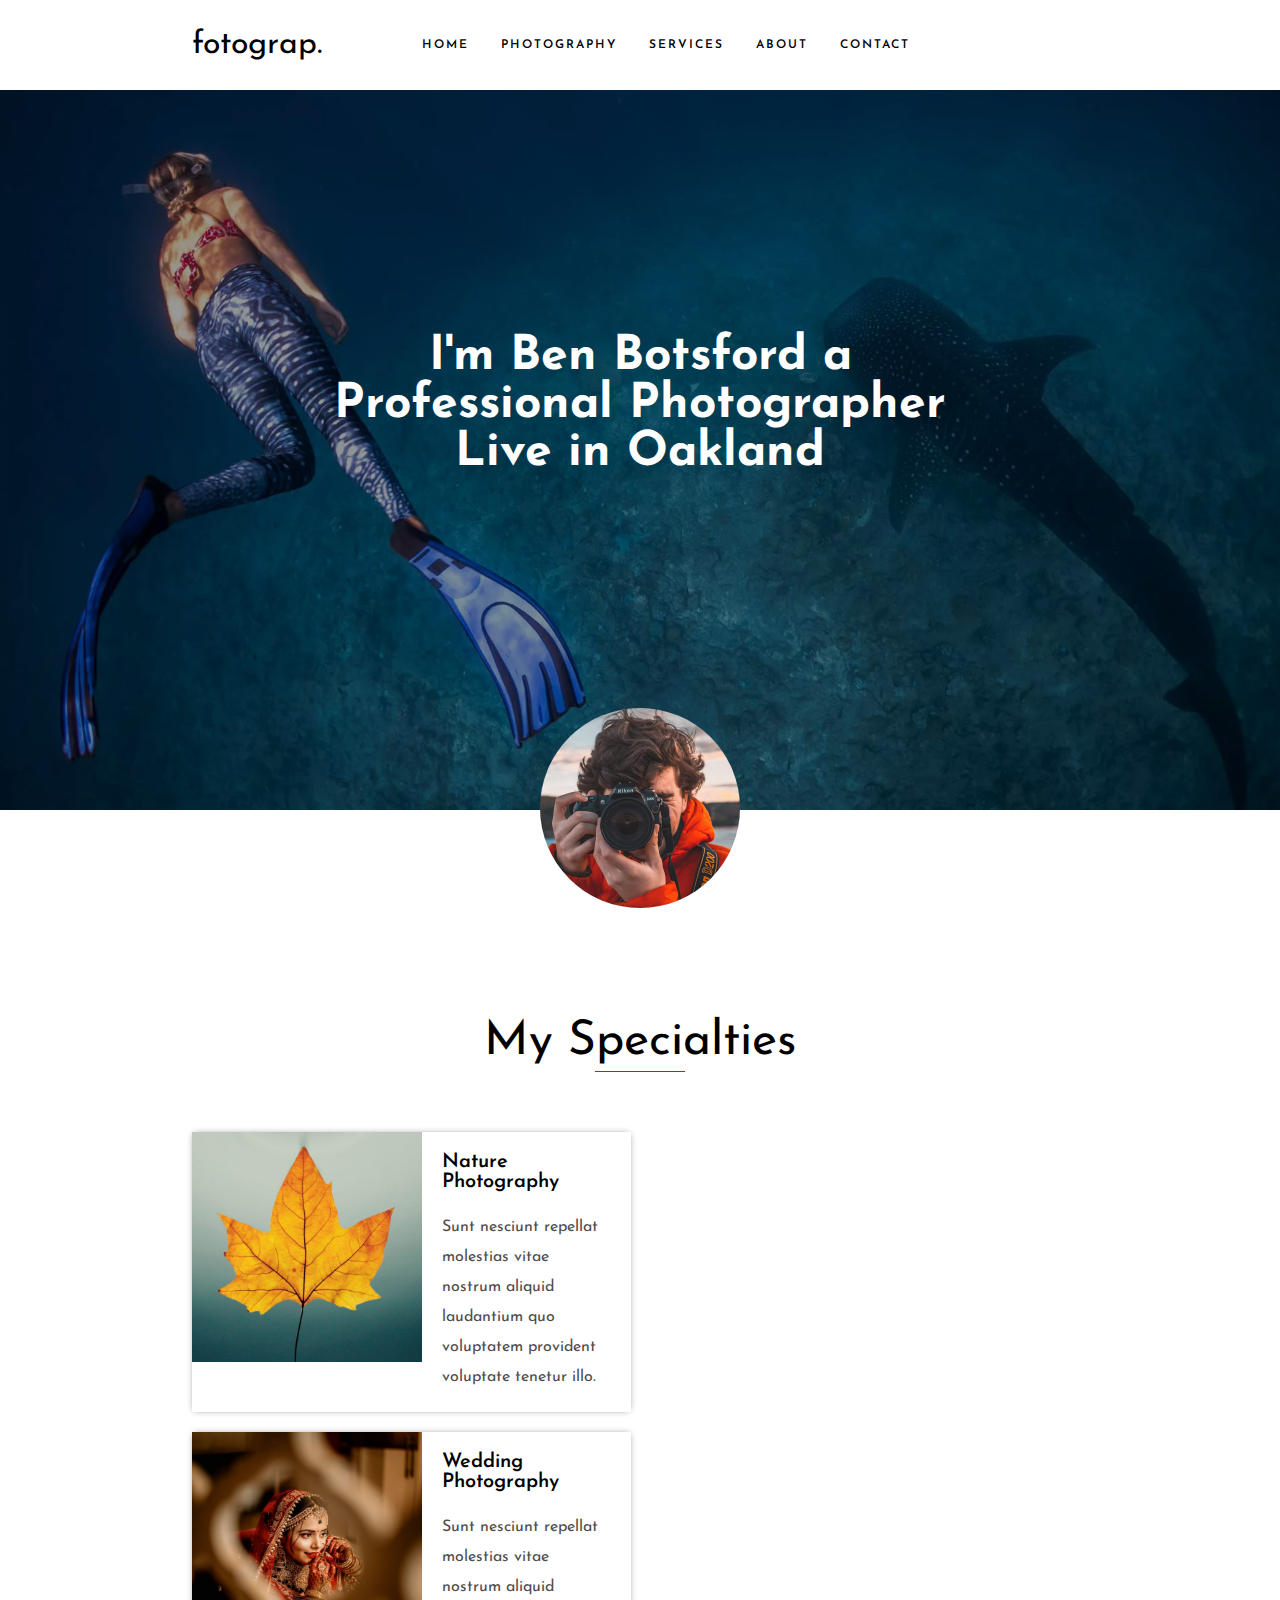
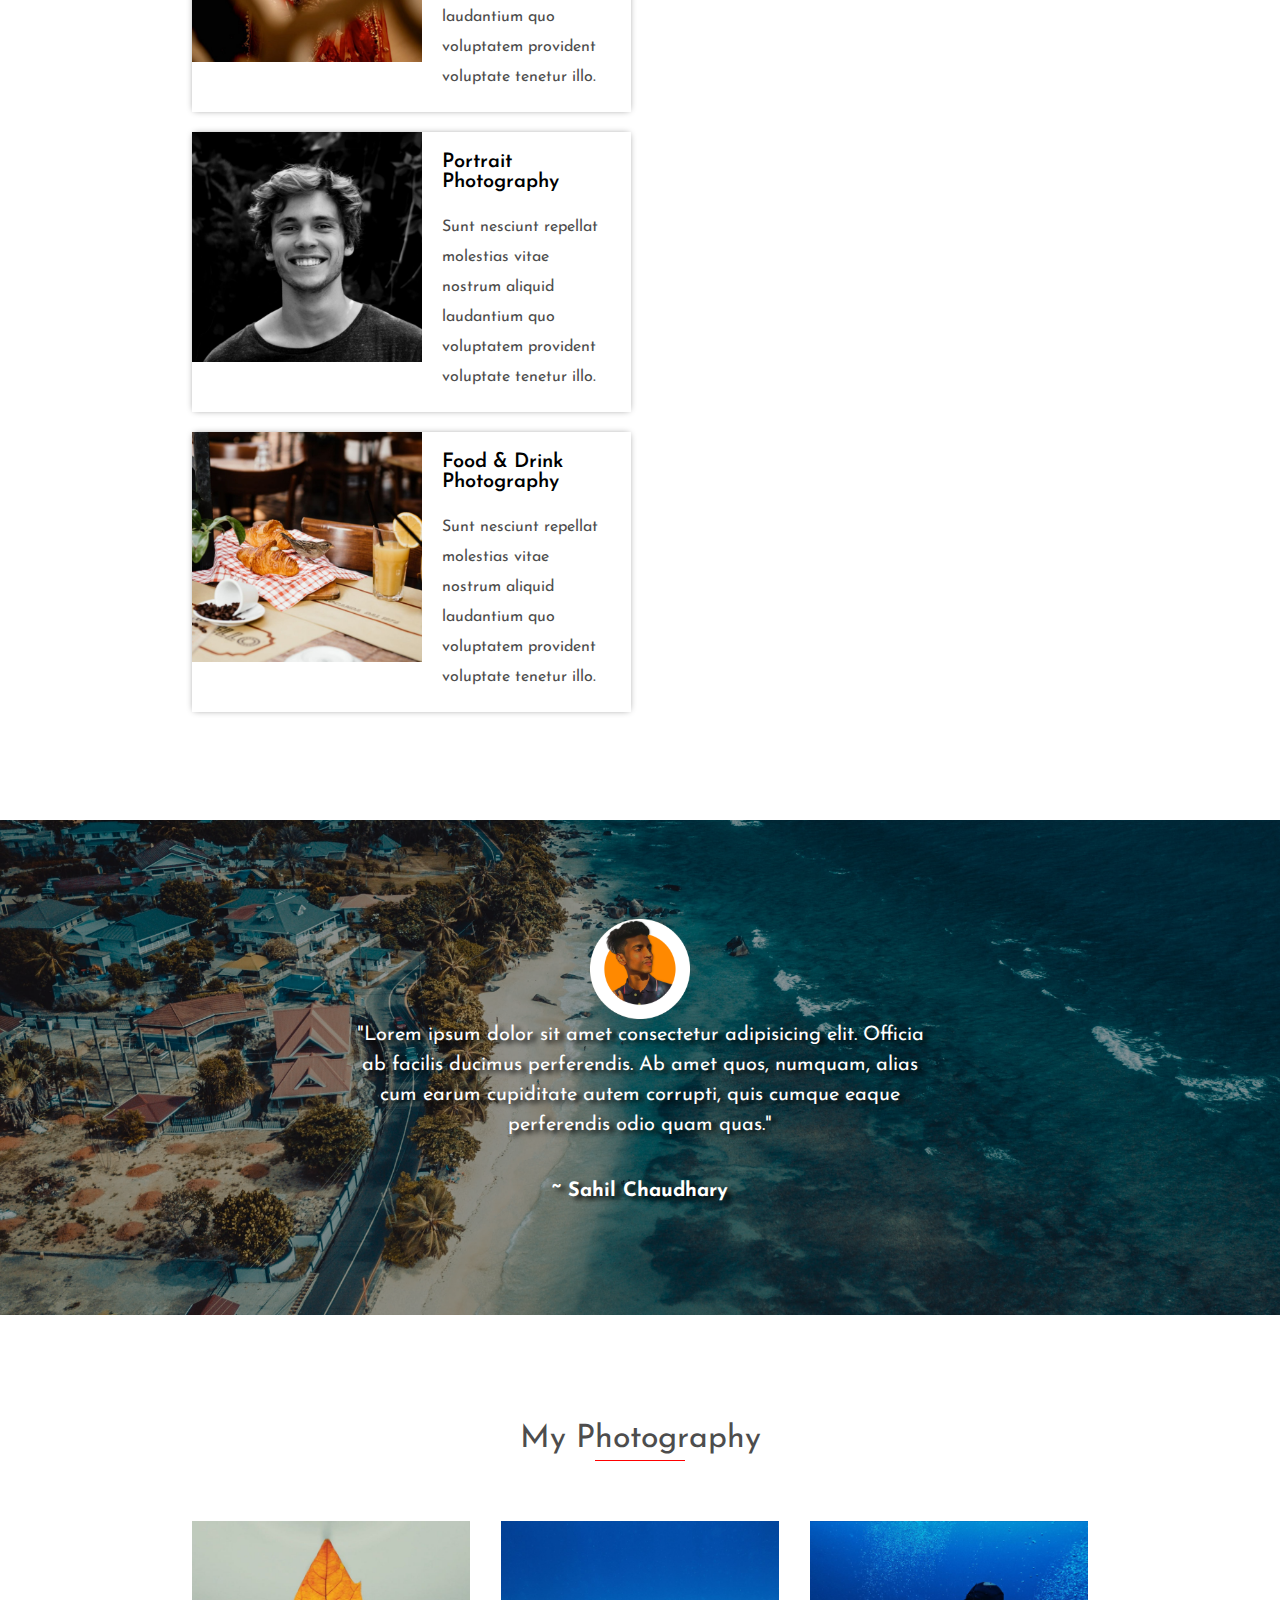
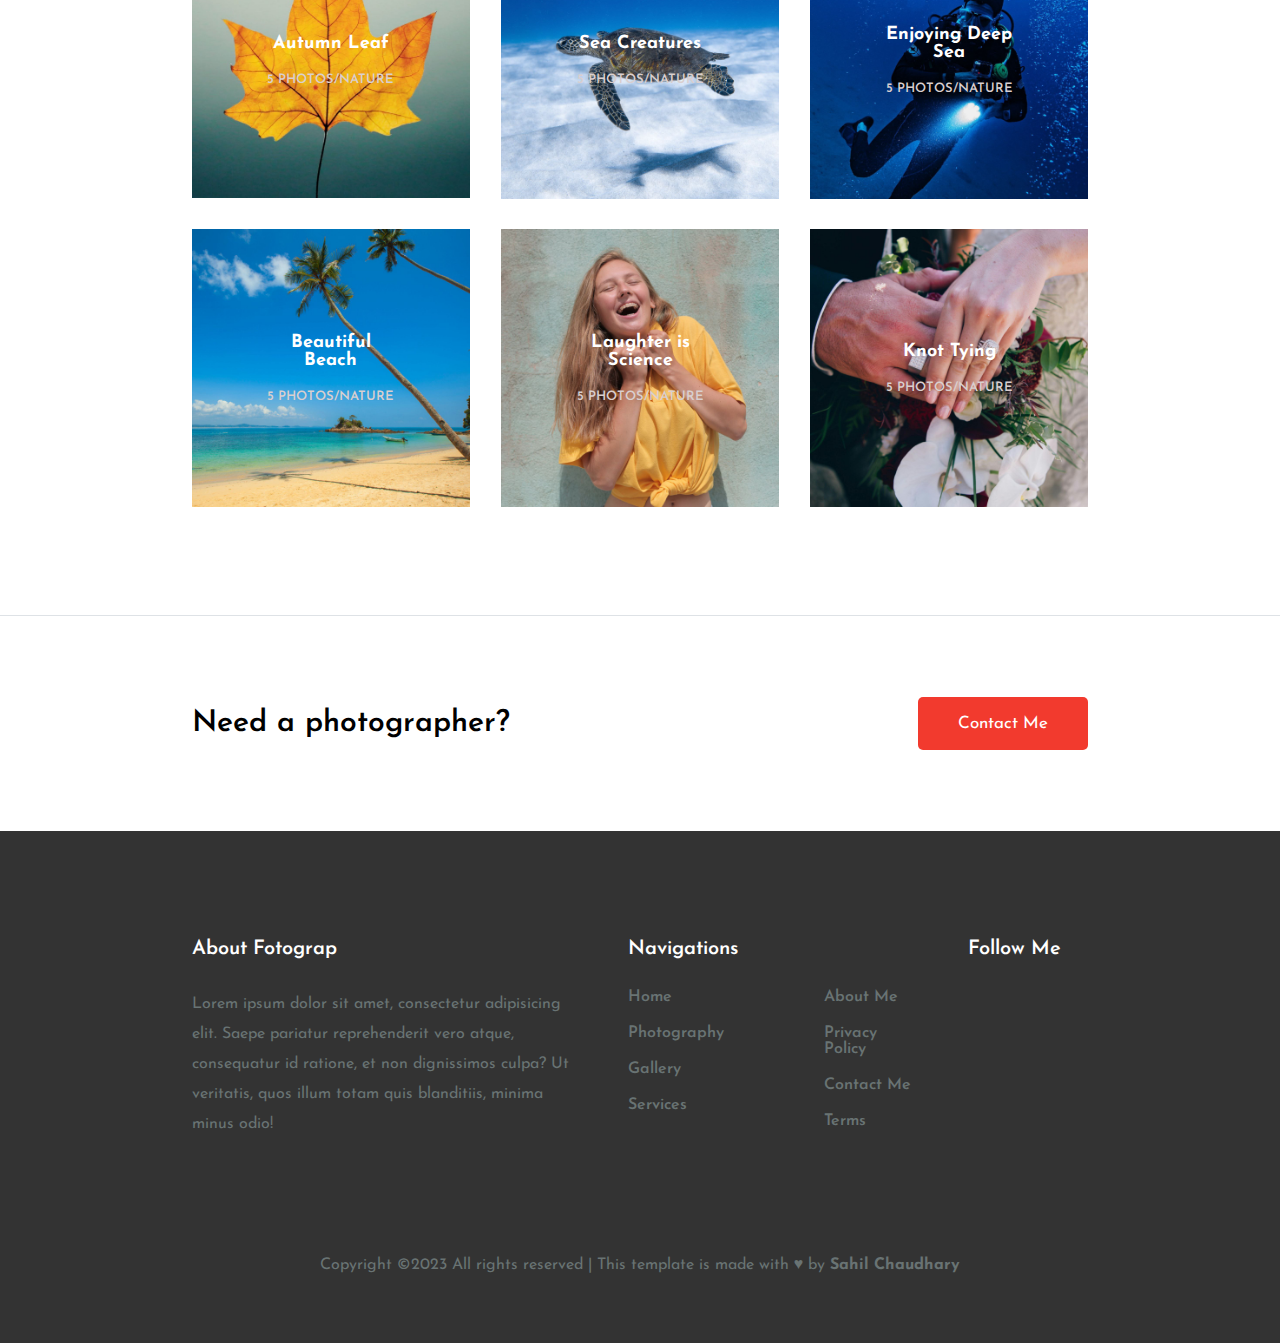
<file: index.html>
<!DOCTYPE html>
<html lang="en">

<head>
    <meta charset="UTF-8">
    <meta name="viewport" content="width=device-width, initial-scale=1.0">
    <title>Fotograp</title>
    <link rel="stylesheet" href="style.css">
    <link rel="shortcut icon" href="images/dp.jpg.png" type="image/x-icon">
    <link rel="stylesheet" href="https://cdnjs.cloudflare.com/ajax/libs/font-awesome/6.5.0/css/all.min.css"
        integrity="sha512-Avb2QiuDEEvB4bZJYdft2mNjVShBftLdPG8FJ0V7irTLQ8Uo0qcPxh4Plq7G5tGm0rU+1SPhVotteLpBERwTkw=="
        crossorigin="anonymous" referrerpolicy="no-referrer" />
</head>

<body>
    <!-- Navbar -->
    <header>
        <div class="overlay"></div>
        <nav>
            <div class="logo">fotograp.</div>
            <label for="toggle-btn">
                <div class="hambur"><i class="fa-solid fa-bars"></i></div>
            </label>

            <div class="menu">
                <ul>
                    <li><a href="index.html">HOME</a></li>
                    <li><a href="photography.html">PHOTOGRAPHY</a></li>
                    <li><a href="services.html">SERVICES</a></li>
                    <li><a href="about.html">ABOUT</a></li>
                    <li><a href="contact.html">CONTACT</a></li>
                </ul>
            </div>
            <div class="social-link">
                <a href="https://www.facebook.com" target="_blank"><i class="fa-brands fa-facebook-f"></i></a>
                <a href="https://www.twitter.com" target="_blank"><i class="fa-brands fa-twitter"></i></a>
                <a href="https://www.instagram.com" target="_blank"><i class="fa-brands fa-instagram"></i></a>
                <a href="https://www.youtube.com" target="_blank"> <i class="fa-brands fa-youtube"></i></a>
            </div>
        </nav>

        <input type="checkbox" id="toggle-btn">
        <div class="sidebar" id="sidebar">
            <label for="toggle-btn">
                <i class="fa-solid fa-xmark "></i>
            </label>
            <div class="sidebar-menu">
                <ul>
                    <li><a href="index.html">HOME</a></li>
                    <li><a href="photography.html">PHOTOGRAPHY</a></li>
                    <li><a href="services.html">SERVICES</a></li>
                    <li><a href="about.html">ABOUT</a></li>
                    <li><a href="contact.html">CONTACT</a></li>
                </ul>
            </div>
            <div class="sidebar-social-link">
                <a href="https://www.facebook.com" target="_blank"><i class="fa-brands fa-facebook-f"></i></a>
                <a href="https://www.twitter.com" target="_blank"><i class="fa-brands fa-twitter"></i></a>
                <a href="https://www.instagram.com" target="_blank"><i class="fa-brands fa-instagram"></i></a>
                <a href="https://www.youtube.com" target="_blank"> <i class="fa-brands fa-youtube"></i></a>
            </div>
        </div>

        <h1>I'm Ben Botsford a <br> Professional Photographer <br> Live in Oakland</h1>

        <div class="profile-pic"><img src="images/person_7.webp" alt=""></div>
    </header>

    <!-- Main body -->
    <main>
        <h2>My Specialties</h2>
        <div class="bar"></div>
        <div class="card-container">

            <div class="cards">
                <div class="card-img">
                    <img src="images/nature.jpg" alt="">
                </div>
                <div class="card-content">
                    <h3>Nature Photography</h3>
                    <p>Sunt nesciunt repellat molestias vitae nostrum aliquid laudantium quo voluptatem provident
                        voluptate tenetur illo.</p>
                </div>
            </div>

            <div class="cards">
                <div class="card-img">
                    <img src="images/wedding.jpg" alt="">
                </div>
                <div class="card-content">
                    <h3>Wedding Photography</h3>
                    <p>Sunt nesciunt repellat molestias vitae nostrum aliquid laudantium quo voluptatem provident
                        voluptate tenetur illo.</p>
                </div>
            </div>


            <div class="cards">
                <div class="card-img">
                    <img src="images/portrait.jpg" alt="">
                </div>
                <div class="card-content">
                    <h3>Portrait Photography</h3>
                    <p>Sunt nesciunt repellat molestias vitae nostrum aliquid laudantium quo voluptatem provident
                        voluptate tenetur illo.</p>
                </div>
            </div>


            <div class="cards">
                <div class="card-img">
                    <img src="images/food.jpg" alt="">
                </div>
                <div class="card-content">
                    <h3>Food & Drink Photography</h3>
                    <p>Sunt nesciunt repellat molestias vitae nostrum aliquid laudantium quo voluptatem provident voluptate tenetur illo.</p>
                </div>
            </div>
        </div>
    </main>

    <!-- Testimonial -->
    <section class="testimonial">
        <div class="overlay"></div>
        <img src="images/dp.jpg.png" alt="">
        <p>"Lorem ipsum dolor sit amet consectetur adipisicing elit. Officia ab facilis ducimus perferendis. Ab amet
            quos, numquam, alias cum earum cupiditate autem corrupti, quis cumque eaque perferendis odio quam quas."</p>

        <h4>~ Sahil Chaudhary</h4>
    </section>

    <!-- My Photography -->
    <section class="my-photography">
        <h3>My Photography</h3>
        <div class="bar"></div>
        <div class="my-photography-container">

            <div class="photo-item">
                    <a href="photography.html">
                            <img src="images/nature.jpg" alt="">
                        <div class="photo-des">
                            <h4>Autumn Leaf</h4>
                            <p>5 PHOTOS/NATURE</p>
                        </div>
                    </a>
            </div>

            <div class="photo-item">
                <a href="photography.html"><img src="images/sea.jpg" alt="">
                    <div class="photo-des">
                        <h4>Sea Creatures</h4>
                        <p>5 PHOTOS/NATURE</p>
                    </div>
                </a>
            </div>

            <div class="photo-item">
                <a href="photography.html"><img src="images/diving.jpg" alt="">
                    <div class="photo-des">
                        <h4>Enjoying Deep Sea</h4>
                        <p>5 PHOTOS/NATURE</p>
                    </div>
                </a>
            </div>

            <div class="photo-item">
                <a href="photography.html"><img src="images/beach.jpg" alt=""> 
                    <div class="photo-des">
                        <h4>Beautiful Beach</h4>
                        <p>5 PHOTOS/NATURE</p>
                    </div>
                </a>
            </div>

            <div class="photo-item">
                <a href="photography.html"><img src="images/laughter.jpg" alt=""> 
                    <div class="photo-des">
                        <h4>Laughter is Science</h4>
                        <p>5 PHOTOS/NATURE</p>
                    </div>
                </a>
            </div>

            <div class="photo-item">
                <a href="photography.html"><img src="images/knot.jpg" alt=""> 
                    <div class="photo-des">
                        <h4>Knot Tying</h4>
                        <p>5 PHOTOS/NATURE</p>
                    </div>
                </a>
            </div>

        </div>
    </section>

    <!-- Contact Me -->
    <section class="contactme">
        <h3>Need a photographer?</h3>
        <button><a href="contact.html">Contact Me</a></button>
    </section>

    <!-- footer -->
    <footer>
        <div class="f-box-1">
            <h4>About Fotograp</h4>
            <p>Lorem ipsum dolor sit amet, consectetur adipisicing elit. Saepe pariatur reprehenderit vero atque,
                consequatur id ratione, et non dignissimos culpa? Ut veritatis, quos illum totam quis blanditiis, minima
                minus odio!</p>
        </div>

        <div class="f-box-2">
            <h4>Navigations</h4>
            <div class="navCol">
                <div class="navCol-1">
                    <ul>
                        <li><a href="index.html">Home</a></li>
                        <li><a href="photography.html">Photography</a></li>
                        <li><a href="photography.html">Gallery</a></li>
                        <li><a href="services.html">Services</a></li>
                    </ul>
                </div>
                <div class="navCol-2">
                    <ul>
                        <li><a href="about.html">About Me</a></li>
                        <li><a href="about.html">Privacy Policy</a></li>
                        <li><a href="contact.html">Contact Me</a></li>
                        <li><a href="contact.html">Terms</a></li>
                    </ul>
                </div>
            </div>
        </div>
        <div class="f-box-3">
            <h4>Follow Me</h4>
            <div class="follow-me-link">
                <a href="https://www.facebook.com" target="_blank"><i class="fa-brands s-link fa-facebook-f"></i></a>
                <a href="https://www.twitter.com" target="_blank"><i class="fa-brands s-link fa-twitter"></i></a>
                <a href="https://www.instagram.com" target="_blank"><i class="fa-brands s-link fa-instagram"></i></a>
                <a href="https://www.youtube.com" target="_blank"><i class="fa-brands s-link fa-youtube"></i></a>
            </div>
        </div>
    </footer>

    <!-- Copyright -->
    <div class="copyright">
        <p>Copyright ©2023 All rights reserved | This template is made with ♥ by <b>Sahil Chaudhary</b></p>
    </div>
</body>

</html>
</file>
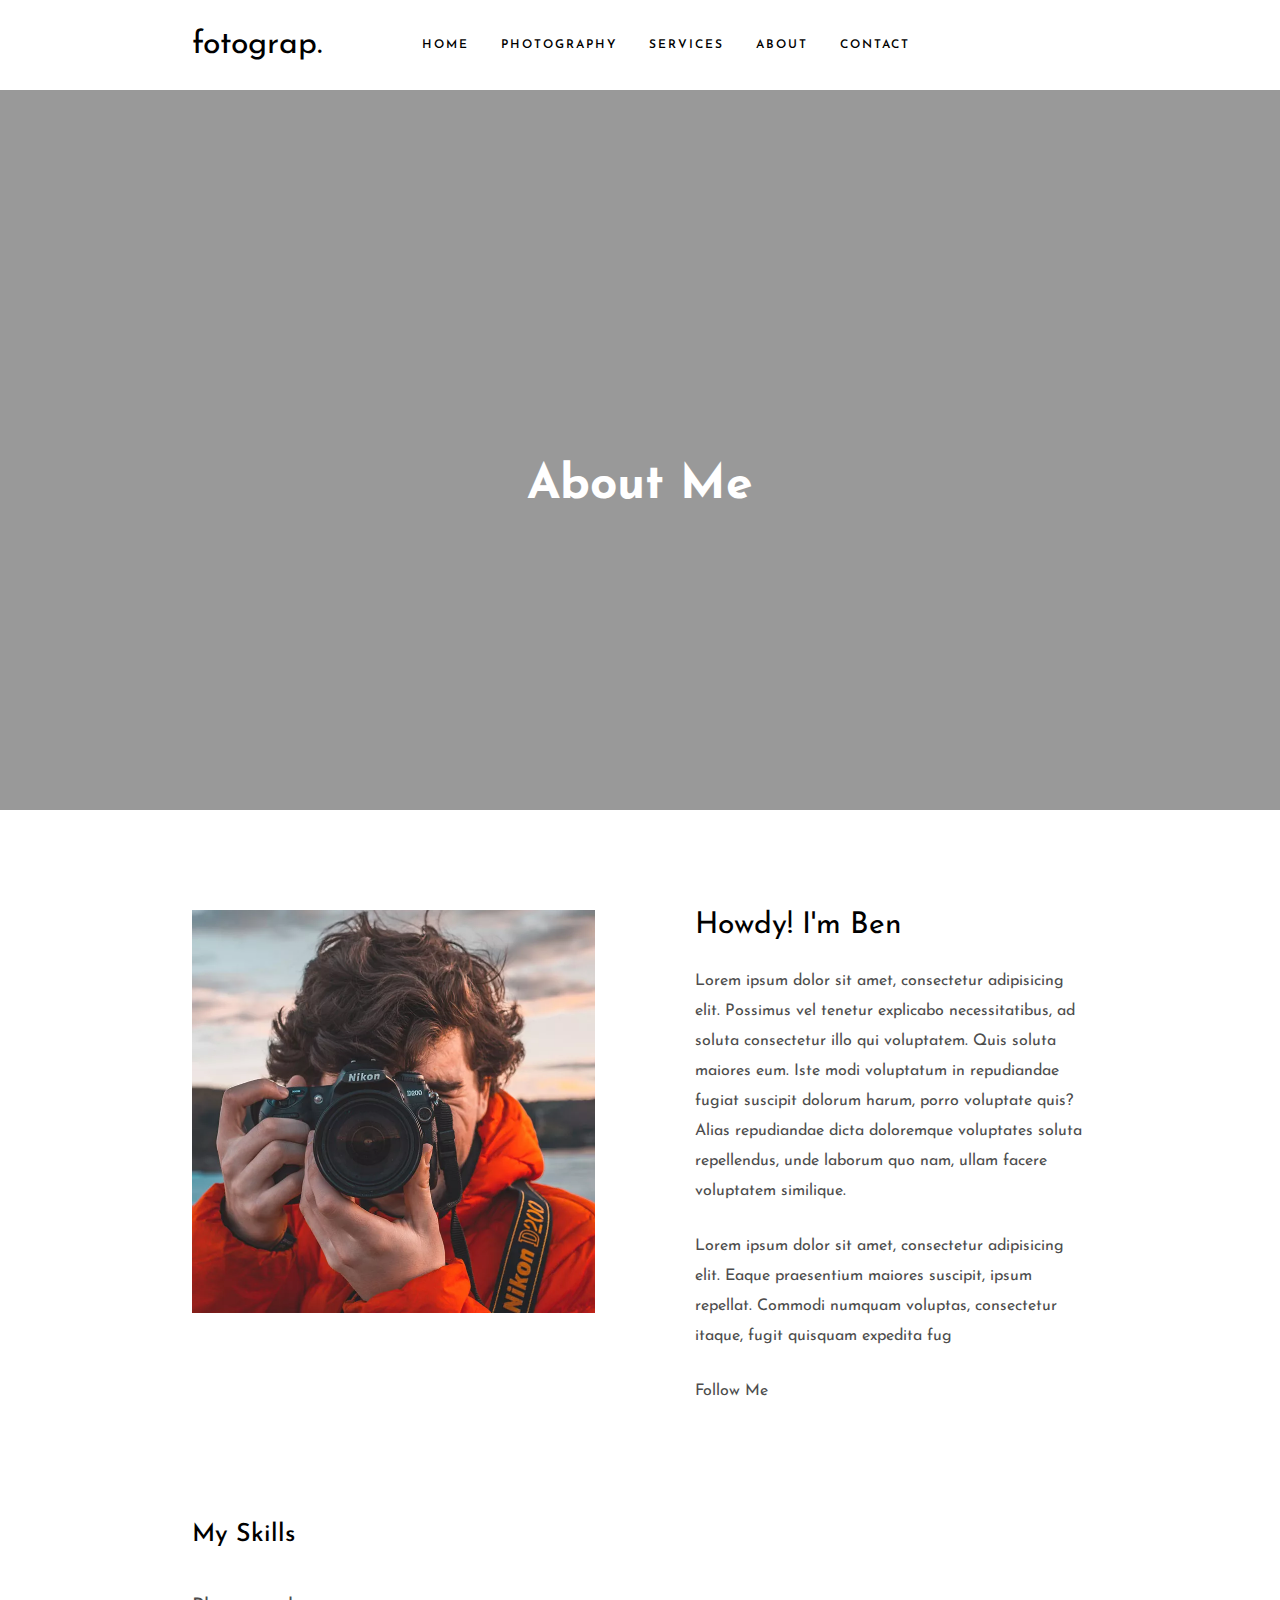
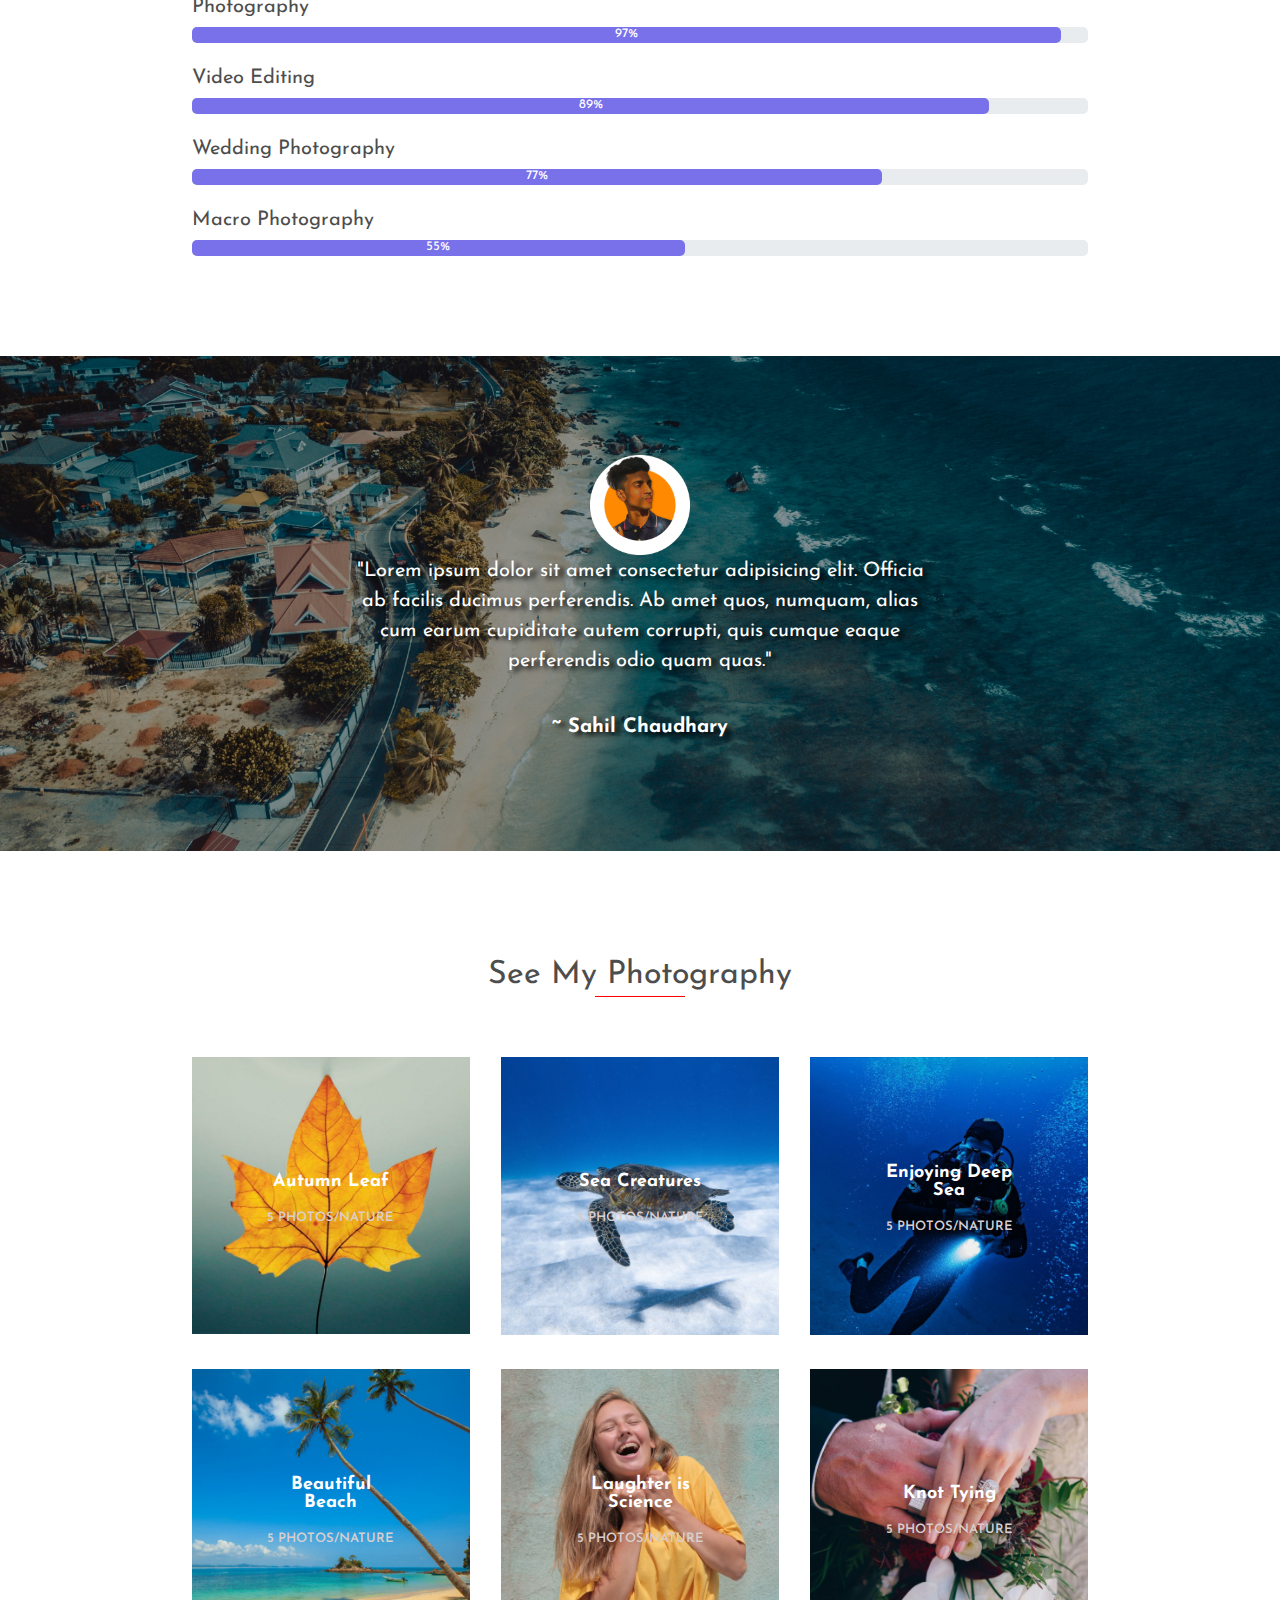
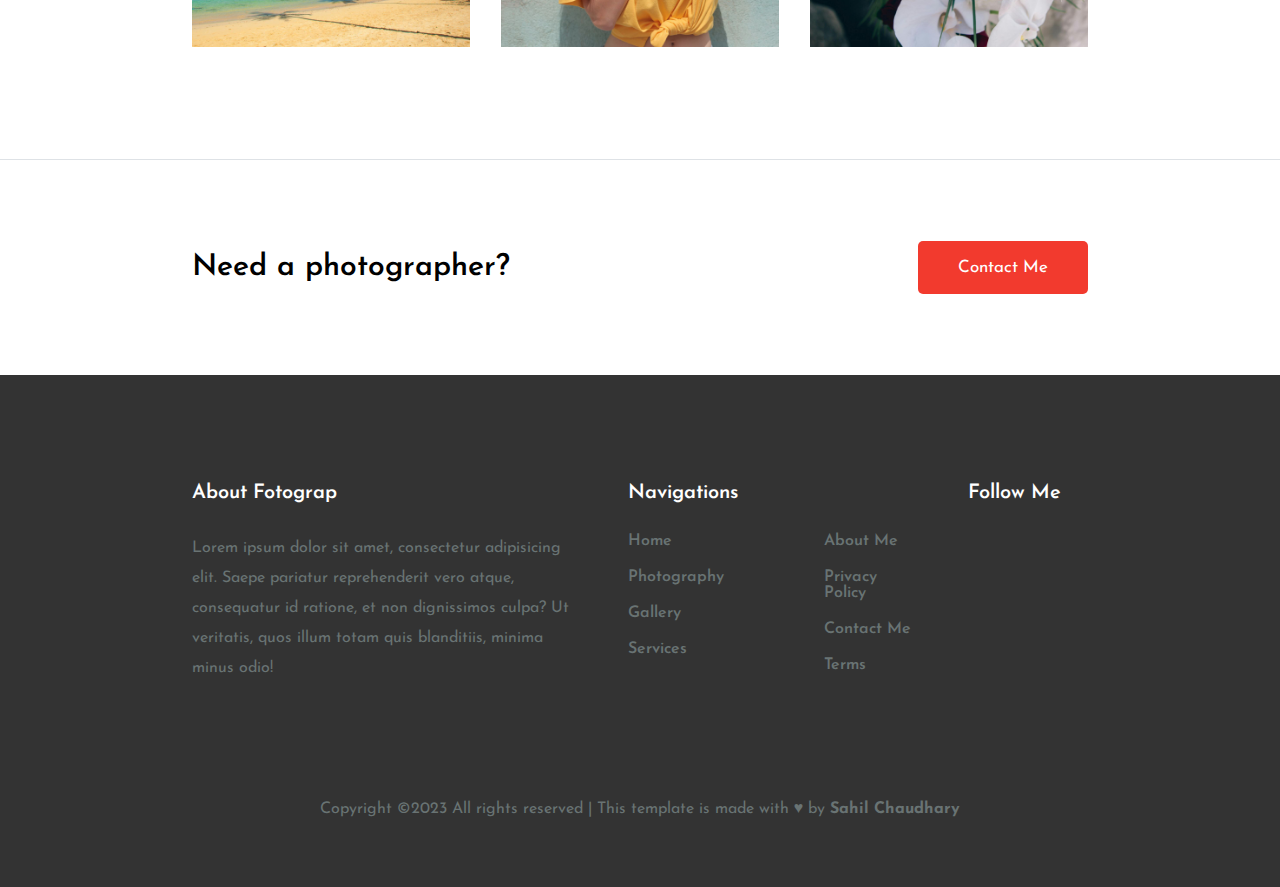
<file: about.html>
<!DOCTYPE html>
<html lang="en">

<head>
    <meta charset="UTF-8">
    <meta name="viewport" content="width=device-width, initial-scale=1.0">
    <title>Fotograp</title>
    <link rel="stylesheet" href="about.css">
    <link rel="shortcut icon" href="images/dp.jpg.png" type="image/x-icon">
    <link rel="stylesheet" href="https://cdnjs.cloudflare.com/ajax/libs/font-awesome/6.5.0/css/all.min.css"
        integrity="sha512-Avb2QiuDEEvB4bZJYdft2mNjVShBftLdPG8FJ0V7irTLQ8Uo0qcPxh4Plq7G5tGm0rU+1SPhVotteLpBERwTkw=="
        crossorigin="anonymous" referrerpolicy="no-referrer" />
</head>

<body>
    <!-- Navbar -->
    <header>
        <div class="overlay"></div>
        <nav>
            <div class="logo">fotograp.</div>
            <label for="toggle-btn">
                <div class="hambur"><i class="fa-solid fa-bars"></i></div>
            </label>

            <div class="menu">
                <ul>
                    <li><a href="index.html">HOME</a></li>
                    <li><a href="photography.html">PHOTOGRAPHY</a></li>
                    <li><a href="services.html">SERVICES</a></li>
                    <li><a href="about.html">ABOUT</a></li>
                    <li><a href="contact.html">CONTACT</a></li>
                </ul>
            </div>
            <div class="social-link">
                <a href="https://www.facebook.com" target="_blank"><i class="fa-brands fa-facebook-f"></i></a>
                <a href="https://www.twitter.com" target="_blank"><i class="fa-brands fa-twitter"></i></a>
                <a href="https://www.instagram.com" target="_blank"><i class="fa-brands fa-instagram"></i></a>
                <a href="https://www.youtube.com" target="_blank"> <i class="fa-brands fa-youtube"></i></a>
            </div>
        </nav>
        
        <input type="checkbox" id="toggle-btn">
        <div class="sidebar" id="sidebar">
            <label for="toggle-btn">
                <i class="fa-solid fa-xmark "></i>
            </label>
            <div class="sidebar-menu">
                <ul>
                    <li><a href="index.html">HOME</a></li>
                    <li><a href="photography.html">PHOTOGRAPHY</a></li>
                    <li><a href="services.html">SERVICES</a></li>
                    <li><a href="about.html">ABOUT</a></li>
                    <li><a href="contact.html">CONTACT</a></li>
                </ul>
            </div>
            <div class="sidebar-social-link">
                <a href="https://www.facebook.com" target="_blank"><i class="fa-brands fa-facebook-f"></i></a>
                <a href="https://www.twitter.com" target="_blank"><i class="fa-brands fa-twitter"></i></a>
                <a href="https://www.instagram.com" target="_blank"><i class="fa-brands fa-instagram"></i></a>
                <a href="https://www.youtube.com" target="_blank"> <i class="fa-brands fa-youtube"></i></a>
            </div>
        </div>

        <h1>About Me</h1>
    </header>

    <!-- About Me -->
    <div class="about-me-container">
        <div class="about-me-logo">
            <img src="images/person_7.webp" alt="">
        </div>
        <div class="about-me-des">
            <h3>Howdy! I'm Ben</h3>
            <p>Lorem ipsum dolor sit amet, consectetur adipisicing elit. Possimus vel tenetur explicabo necessitatibus, ad soluta consectetur illo qui voluptatem. Quis soluta maiores eum. Iste modi voluptatum in repudiandae fugiat suscipit dolorum harum, porro voluptate quis? Alias repudiandae dicta doloremque voluptates soluta repellendus, unde laborum quo nam, ullam facere voluptatem similique.</p>
            <p>Lorem ipsum dolor sit amet, consectetur adipisicing elit. Eaque praesentium maiores suscipit, ipsum repellat. Commodi numquam voluptas, consectetur itaque, fugit quisquam expedita fug</p>
            <p>Follow Me</p>
            <div class="about-me-follow">
                <a href="https://www.facebook.com" target="_blank"><i class="fa-brands fa-facebook-f about-me-link"></i></a>
                <a href="https://www.twitter.com" target="_blank"><i class="fa-brands fa-twitter about-me-link"></i></a>
                <a href="https://www.instagram.com" target="_blank"><i class="fa-brands fa-instagram about-me-link"></i></a>
            </div>
        </div>
    </div>

    <!-- My Skills -->
    <div class="my-skill">
        <h3>My Skills</h3>

        <p>Photography</p>
        <div class="outer-range">
            <div class="inner-range range-1">
                <p>97%</p>
            </div>
        </div>

        <p>Video Editing</p>
        <div class="outer-range">
            <div class="inner-range range-2">
                <p>89%</p>
            </div>
        </div>

        <p>Wedding Photography</p>
        <div class="outer-range">
            <div class="inner-range range-3">
                <p>77%</p>
            </div>
        </div>

        <p>Macro Photography</p>
        <div class="outer-range">
            <div class="inner-range range-4">
                <p>55%</p>
            </div>
        </div>


    </div>

    <!-- Testimonial -->
    <section class="testimonial">
        <div class="overlay"></div>
        <img src="images/dp.jpg.png" alt="">
        <p>"Lorem ipsum dolor sit amet consectetur adipisicing elit. Officia ab facilis ducimus perferendis. Ab amet
            quos, numquam, alias cum earum cupiditate autem corrupti, quis cumque eaque perferendis odio quam quas."</p>

        <h4>~ Sahil Chaudhary</h4>
    </section>

    <!-- My Photography -->
    <section class="my-photography">
        <h3>See My Photography</h3>
        <div class="bar"></div>
        <div class="my-photography-container">

            <div class="photo-item">
                <a href="photography.html">
                    <img src="images/nature.jpg" alt="">
                    <div class="photo-des">
                        <h4>Autumn Leaf</h4>
                        <p>5 PHOTOS/NATURE</p>
                    </div>
                </a>
            </div>

            <div class="photo-item">
                <a href="photography.html"><img src="images/sea.jpg" alt=""> </a>
                <div class="photo-des">
                    <h4>Sea Creatures</h4>
                    <p>5 PHOTOS/NATURE</p>
                </div>
            </div>

            <div class="photo-item">
                <a href="photography.html"><img src="images/diving.jpg" alt=""> </a>
                <div class="photo-des">
                    <h4>Enjoying Deep Sea</h4>
                    <p>5 PHOTOS/NATURE</p>
                </div>
            </div>

            <div class="photo-item">
                <a href="photography.html"><img src="images/beach.jpg" alt=""> </a>
                <div class="photo-des">
                    <h4>Beautiful Beach</h4>
                    <p>5 PHOTOS/NATURE</p>
                </div>
            </div>

            <div class="photo-item">
                <a href="photography.html"><img src="images/laughter.jpg" alt=""> </a>
                <div class="photo-des">
                    <h4>Laughter is Science</h4>
                    <p>5 PHOTOS/NATURE</p>
                </div>
            </div>

            <div class="photo-item">
                <a href="photography.html"><img src="images/knot.jpg" alt=""> </a>
                <div class="photo-des">
                    <h4>Knot Tying</h4>
                    <p>5 PHOTOS/NATURE</p>
                </div>
            </div>

        </div>
    </section>

    <!-- Contact Me -->
    <section class="contactme">
        <h3>Need a photographer?</h3>
        <button><a href="contact.html">Contact Me</a></button>
    </section>

    <!-- footer -->
    <footer>
        <div class="f-box-1">
            <h4>About Fotograp</h4>
            <p>Lorem ipsum dolor sit amet, consectetur adipisicing elit. Saepe pariatur reprehenderit vero atque,
                consequatur id ratione, et non dignissimos culpa? Ut veritatis, quos illum totam quis blanditiis, minima
                minus odio!</p>
        </div>

        <div class="f-box-2">
            <h4>Navigations</h4>
            <div class="navCol">
                <div class="navCol-1">
                    <ul>
                        <li><a href="index.html">Home</a></li>
                        <li><a href="photography.html">Photography</a></li>
                        <li><a href="photography.html">Gallery</a></li>
                        <li><a href="services.html">Services</a></li>
                    </ul>
                </div>
                <div class="navCol-2">
                    <ul>
                        <li><a href="about.html">About Me</a></li>
                        <li><a href="about.html">Privacy Policy</a></li>
                        <li><a href="contact.html">Contact Me</a></li>
                        <li><a href="contact.html">Terms</a></li>
                    </ul>
                </div>
            </div>
        </div>
        <div class="f-box-3">
            <h4>Follow Me</h4>
            <div class="follow-me-link">
                <a href="https://www.facebook.com" target="_blank"><i class="fa-brands s-link fa-facebook-f"></i></a>
                <a href="https://www.twitter.com" target="_blank"><i class="fa-brands s-link fa-twitter"></i></a>
                <a href="https://www.instagram.com" target="_blank"><i class="fa-brands s-link fa-instagram"></i></a>
                <a href="https://www.youtube.com" target="_blank"><i class="fa-brands s-link fa-youtube"></i></a>
            </div>
        </div>
    </footer>

    <!-- Copyright -->
    <div class="copyright">
        <p>Copyright ©2023 All rights reserved | This template is made with ♥ by <b>Sahil Chaudhary</b></p>
    </div>
</body>

</html>
</file>
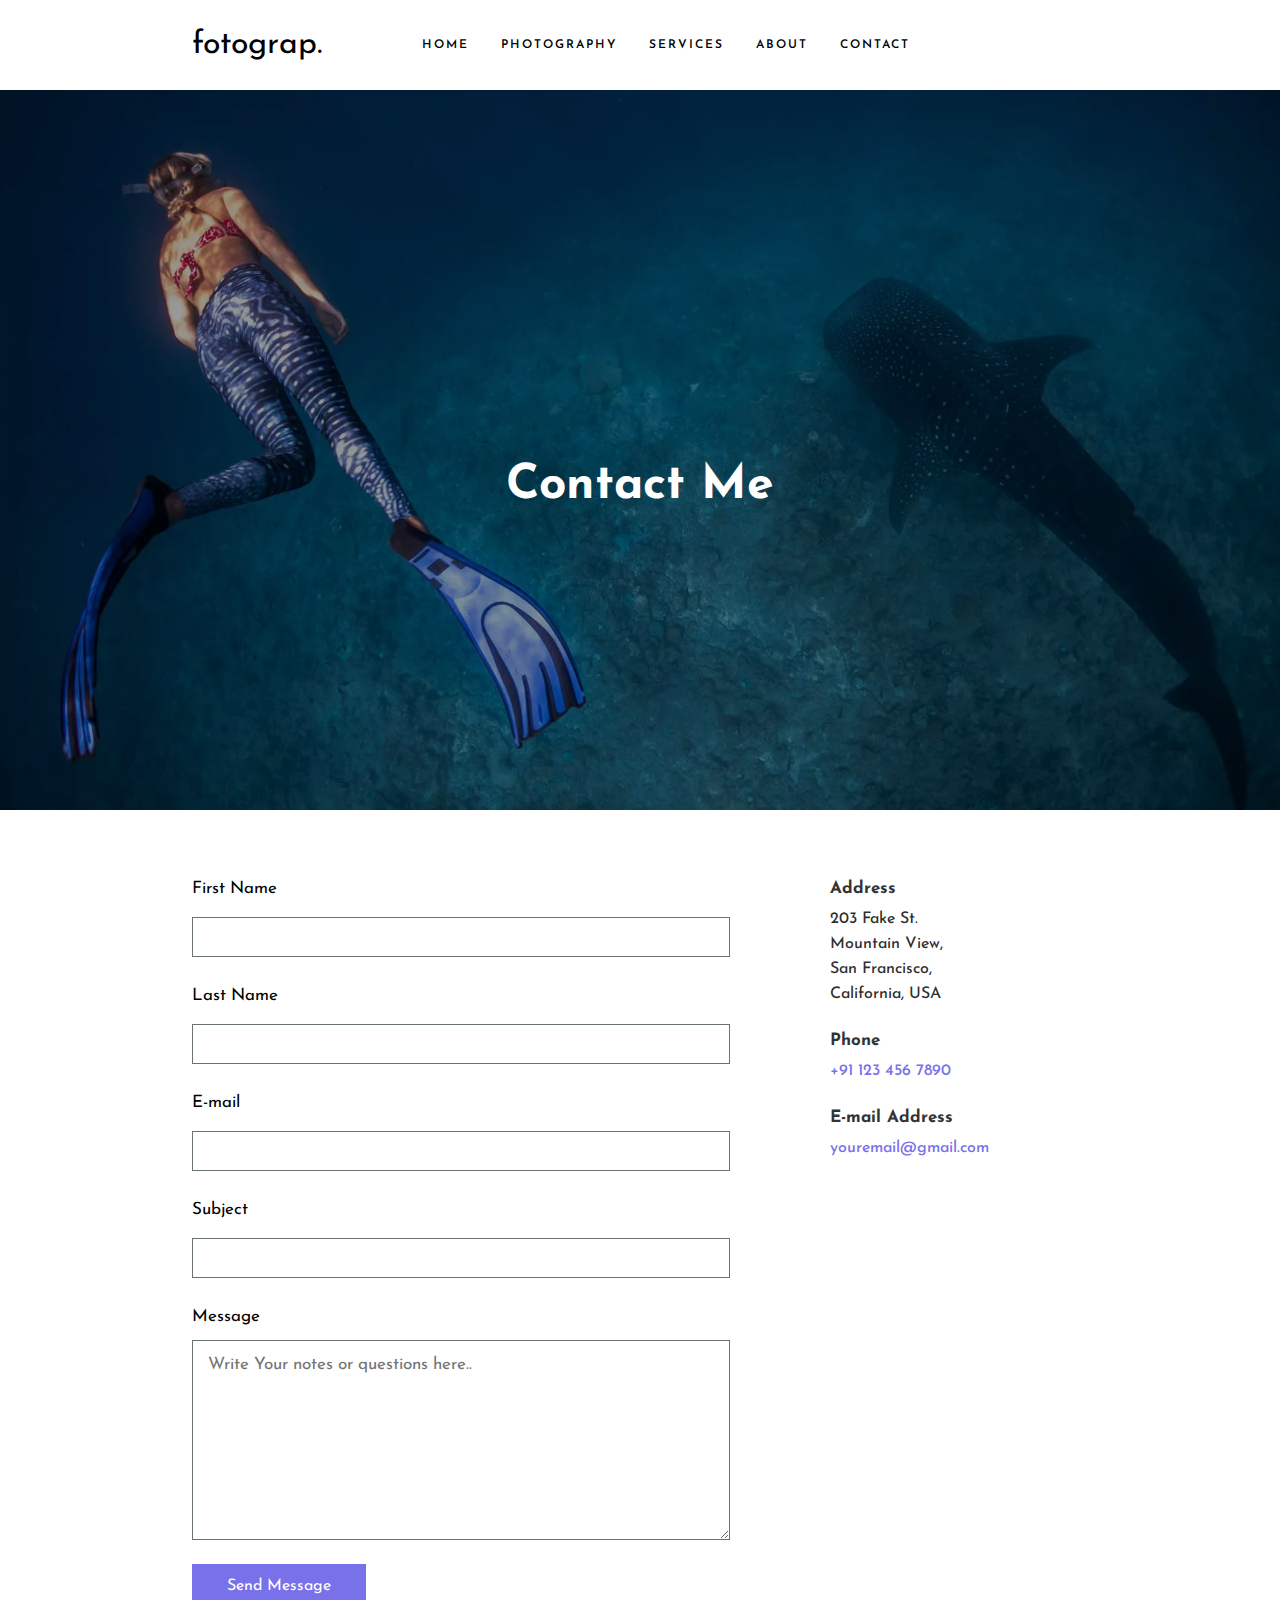
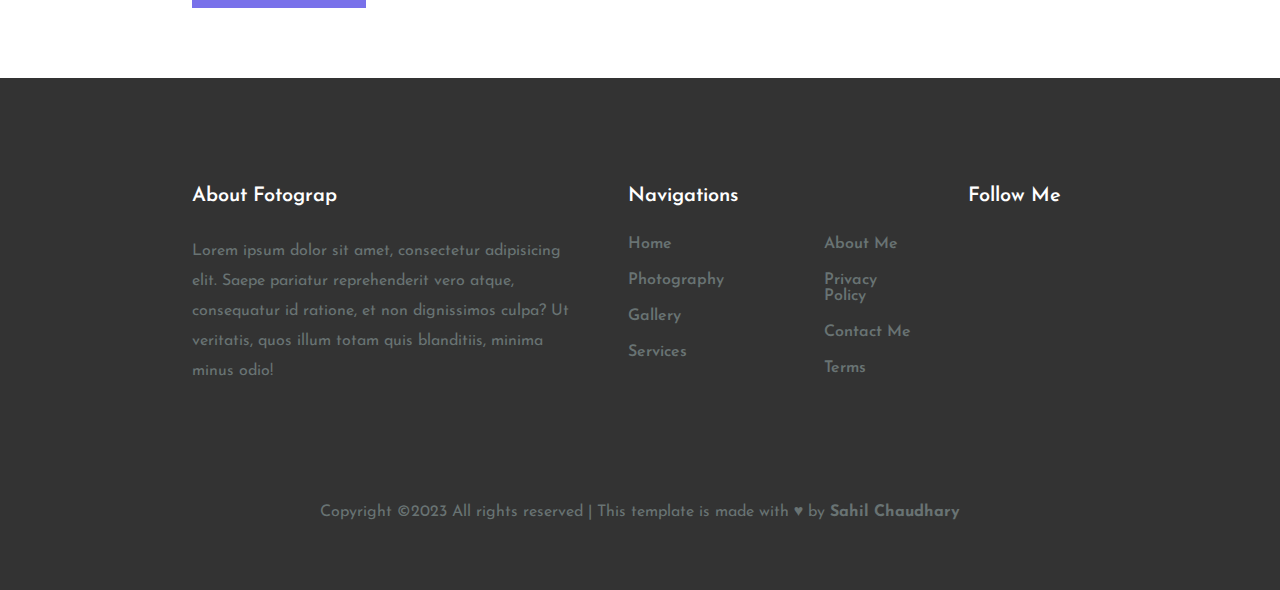
<file: contact.html>
<!DOCTYPE html>
<html lang="en">

<head>
    <meta charset="UTF-8">
    <meta name="viewport" content="width=device-width, initial-scale=1.0">
    <title>Fotograp</title>
    <link rel="stylesheet" href="contact.css">
    <link rel="shortcut icon" href="images/dp.jpg.png" type="image/x-icon">
    <link rel="stylesheet" href="https://cdnjs.cloudflare.com/ajax/libs/font-awesome/6.5.0/css/all.min.css"
        integrity="sha512-Avb2QiuDEEvB4bZJYdft2mNjVShBftLdPG8FJ0V7irTLQ8Uo0qcPxh4Plq7G5tGm0rU+1SPhVotteLpBERwTkw=="
        crossorigin="anonymous" referrerpolicy="no-referrer" />
</head>

<body>
    <!-- Navbar -->
    <header>
        <div class="overlay"></div>
        <nav>
            <div class="logo">fotograp.</div>
            <label for="toggle-btn">
                <div class="hambur"><i class="fa-solid fa-bars"></i></div>
            </label>

            <div class="menu">
                <ul>
                    <li><a href="index.html">HOME</a></li>
                    <li><a href="photography.html">PHOTOGRAPHY</a></li>
                    <li><a href="services.html">SERVICES</a></li>
                    <li><a href="about.html">ABOUT</a></li>
                    <li><a href="contact.html">CONTACT</a></li>
                </ul>
            </div>
            <div class="social-link">
                <a href="https://www.facebook.com" target="_blank"><i class="fa-brands fa-facebook-f"></i></a>
                <a href="https://www.twitter.com" target="_blank"><i class="fa-brands fa-twitter"></i></a>
                <a href="https://www.instagram.com" target="_blank"><i class="fa-brands fa-instagram"></i></a>
                <a href="https://www.youtube.com" target="_blank"> <i class="fa-brands fa-youtube"></i></a>
            </div>
        </nav>

        <input type="checkbox" id="toggle-btn">
        <div class="sidebar" id="sidebar">
            <label for="toggle-btn">
                <i class="fa-solid fa-xmark "></i>
            </label>
            <div class="sidebar-menu">
                <ul>
                    <li><a href="index.html">HOME</a></li>
                    <li><a href="photography.html">PHOTOGRAPHY</a></li>
                    <li><a href="services.html">SERVICES</a></li>
                    <li><a href="about.html">ABOUT</a></li>
                    <li><a href="contact.html">CONTACT</a></li>
                </ul>
            </div>
            <div class="sidebar-social-link">
                <a href="https://www.facebook.com" target="_blank"><i class="fa-brands fa-facebook-f"></i></a>
                <a href="https://www.twitter.com" target="_blank"><i class="fa-brands fa-twitter"></i></a>
                <a href="https://www.instagram.com" target="_blank"><i class="fa-brands fa-instagram"></i></a>
                <a href="https://www.youtube.com" target="_blank"> <i class="fa-brands fa-youtube"></i></a>
            </div>
        </div>

        <h1>Contact Me</h1>
    </header>

    <!-- Contact Form -->
    <div class="contact-form-container">
        <div class="contact-form">
            <form action="#">
                <label for="f-name">First Name</label>
                <input type="text" id="f-name">
                <label for="l-name">Last Name</label>
                <input type="text" id="l-name">
                <label for="e-mail">E-mail</label>
                <input type="email" name="e-mail" id="e-mail">
                <label for="subject">Subject</label>
                <input type="text" name="subject" id="subject">
                <label for="message">Message</label>
                <textarea name="message" id="message" cols="30" rows="10" placeholder="Write Your notes or questions here.."></textarea>
                <button type="submit" class="submit-btn">Send Message</button>
            </form>
        </div>
        <div class="address">
            <h4>Address</h4>
            <p>203 Fake St. Mountain View, San Francisco, California, USA</p>
            <h4>Phone</h4>
            <p>+91 123 456 7890</p>
            <h4>E-mail Address</h4>
            <p>youremail@gmail.com</p>
        </div>
    </div>

    <!-- footer -->
    <footer>
        <div class="f-box-1">
            <h4>About Fotograp</h4>
            <p>Lorem ipsum dolor sit amet, consectetur adipisicing elit. Saepe pariatur reprehenderit vero atque,
                consequatur id ratione, et non dignissimos culpa? Ut veritatis, quos illum totam quis blanditiis, minima
                minus odio!</p>
        </div>

        <div class="f-box-2">
            <h4>Navigations</h4>
            <div class="navCol">
                <div class="navCol-1">
                    <ul>
                        <li><a href="index.html">Home</a></li>
                        <li><a href="photography.html">Photography</a></li>
                        <li><a href="photography.html">Gallery</a></li>
                        <li><a href="services.html">Services</a></li>
                    </ul>
                </div>
                <div class="navCol-2">
                    <ul>
                        <li><a href="about.html">About Me</a></li>
                        <li><a href="about.html">Privacy Policy</a></li>
                        <li><a href="contact.html">Contact Me</a></li>
                        <li><a href="contact.html">Terms</a></li>
                    </ul>
                </div>
            </div>
        </div>
        <div class="f-box-3">
            <h4>Follow Me</h4>
            <div class="follow-me-link">
                <a href="https://www.facebook.com" target="_blank"><i class="fa-brands s-link fa-facebook-f"></i></a>
                <a href="https://www.twitter.com" target="_blank"><i class="fa-brands s-link fa-twitter"></i></a>
                <a href="https://www.instagram.com" target="_blank"><i class="fa-brands s-link fa-instagram"></i></a>
                <a href="https://www.youtube.com" target="_blank"><i class="fa-brands s-link fa-youtube"></i></a>
            </div>
        </div>
    </footer>

    <!-- Copyright -->
    <div class="copyright">
        <p>Copyright ©2023 All rights reserved | This template is made with ♥ by <b>Sahil Chaudhary</b></p>
    </div>
</body>

</html>
</file>
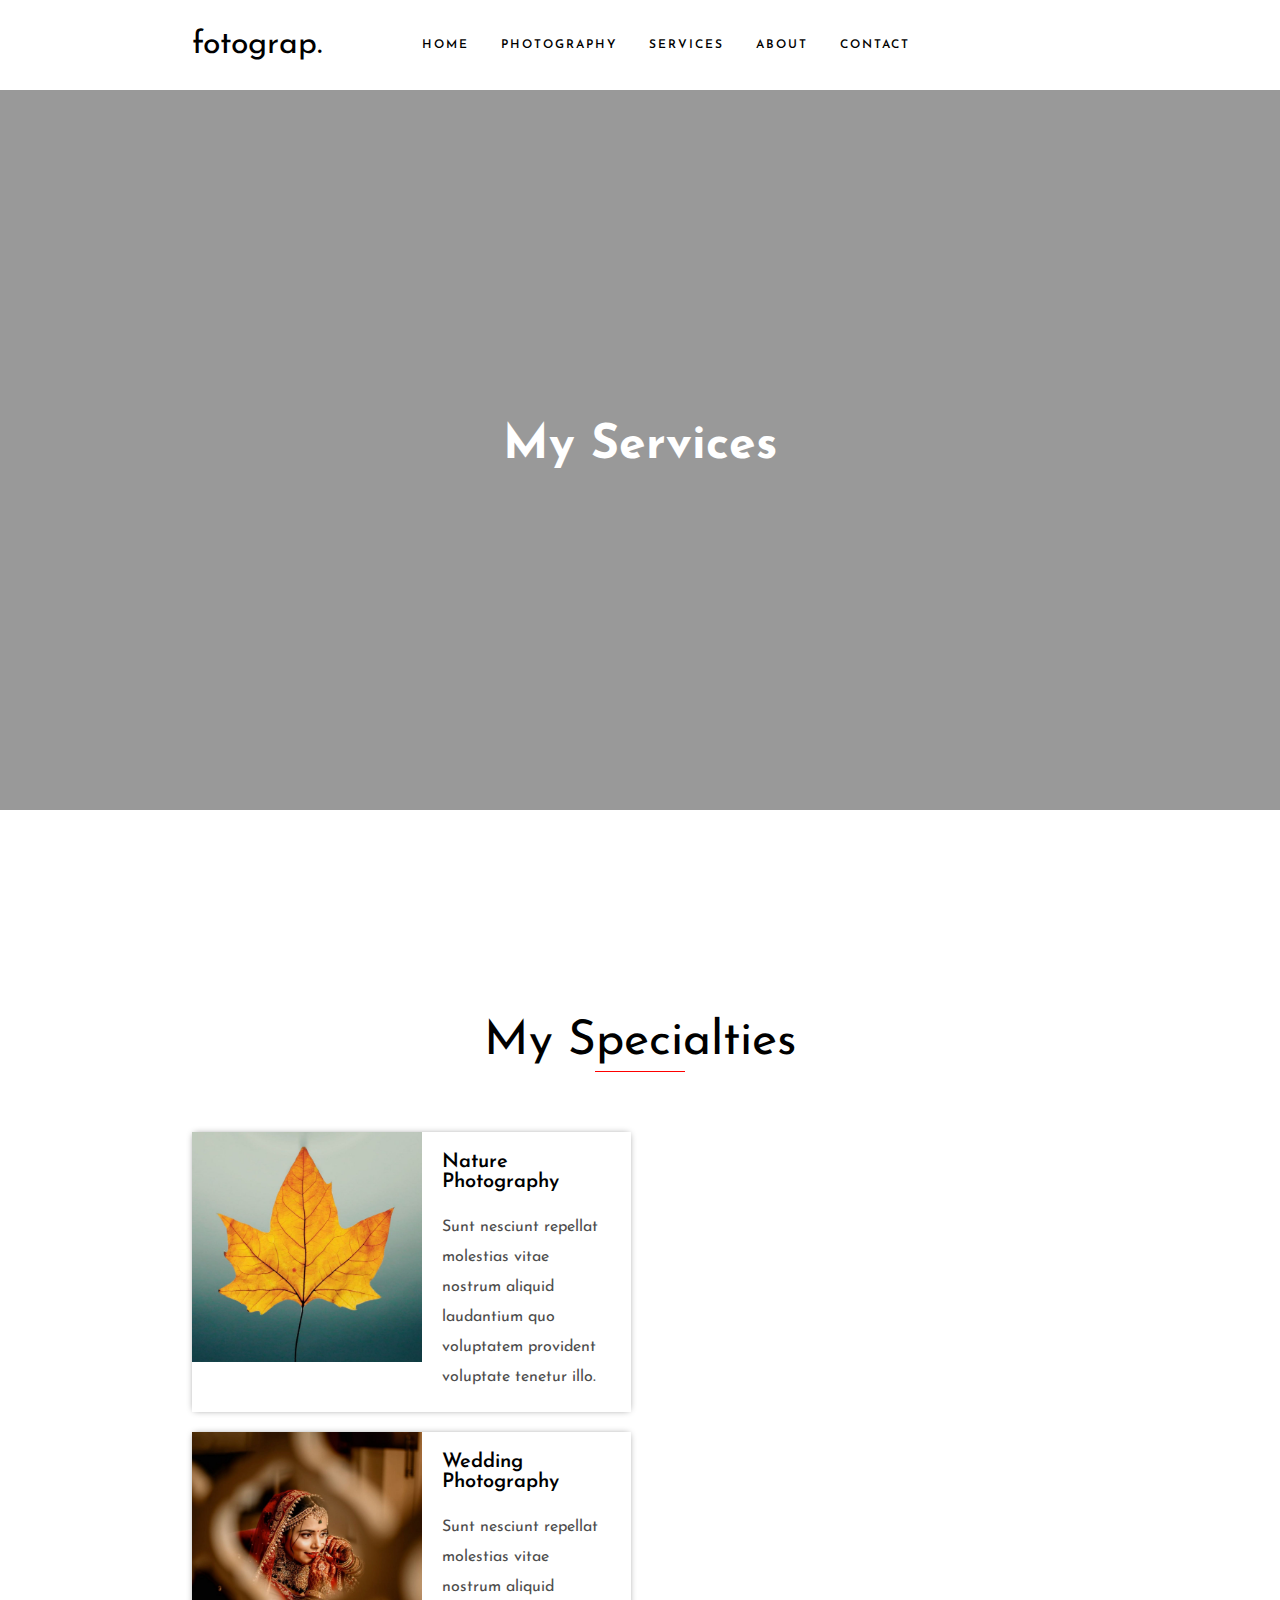
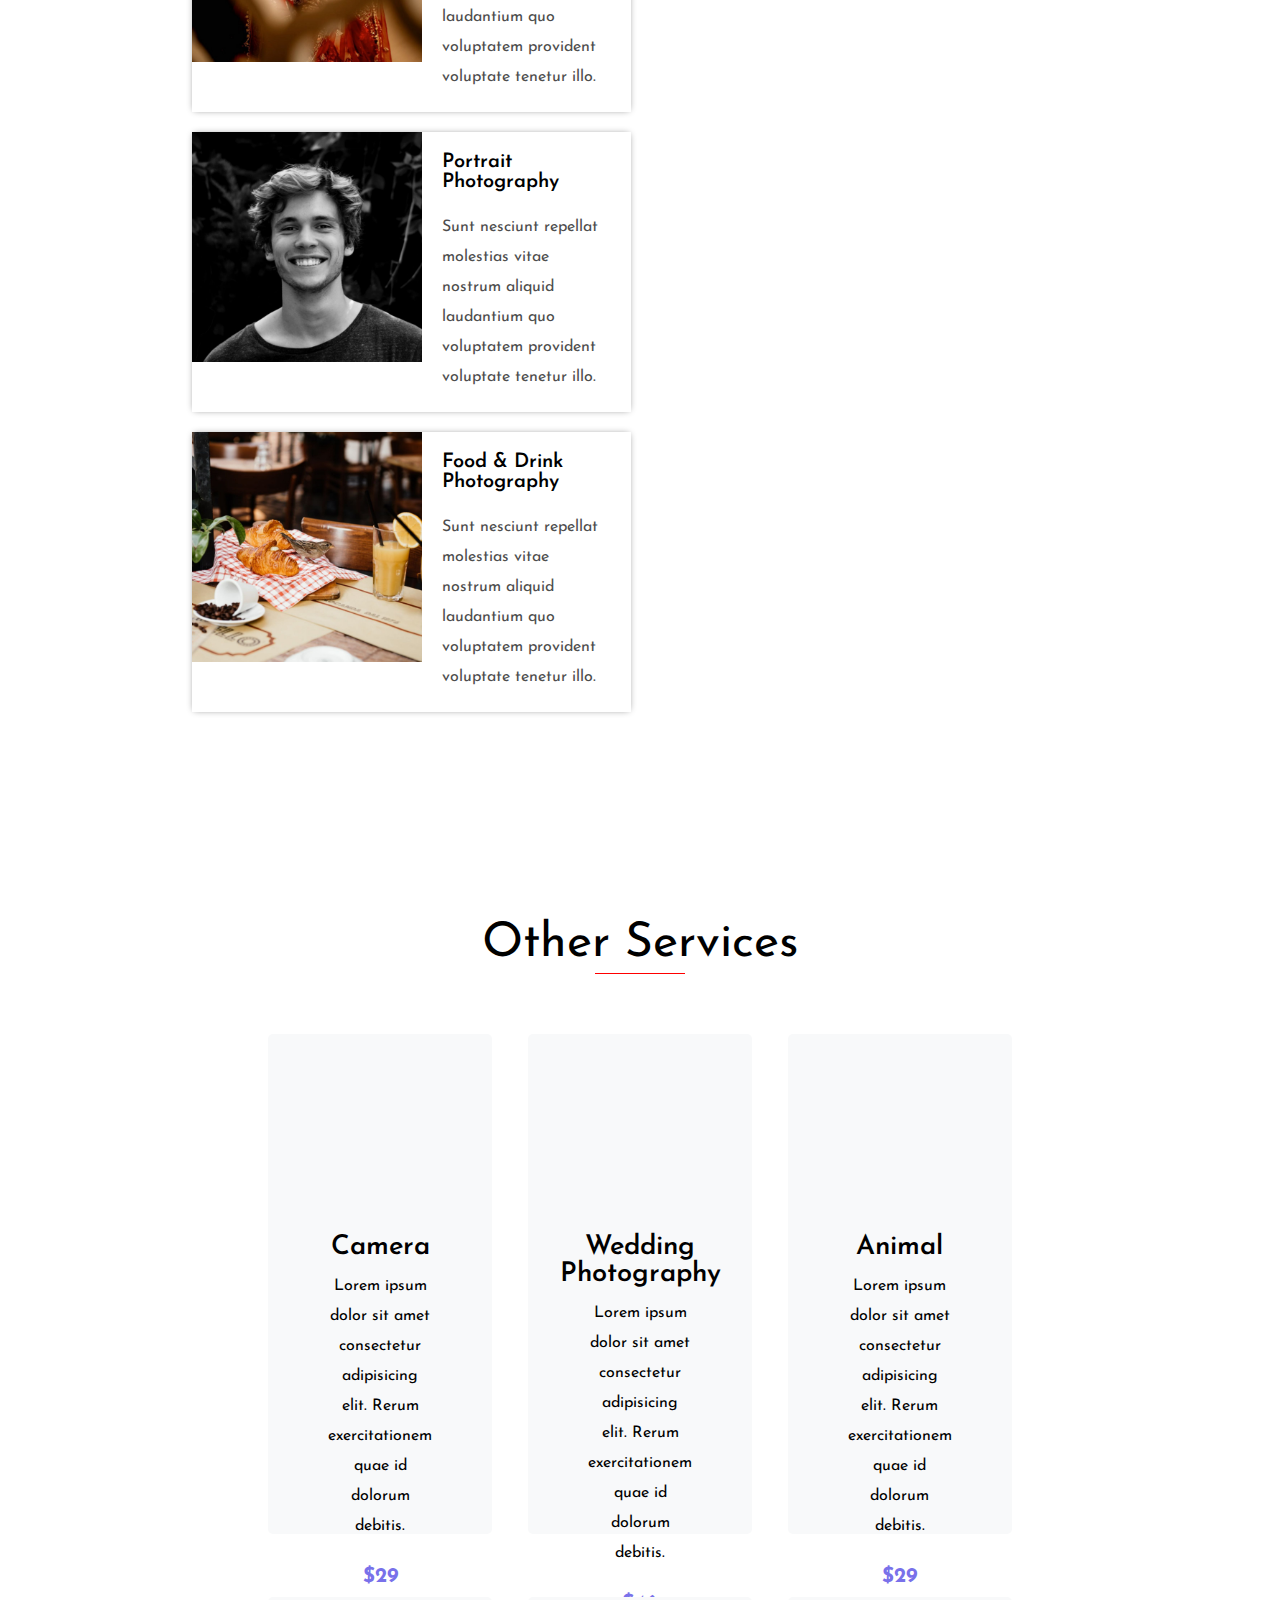
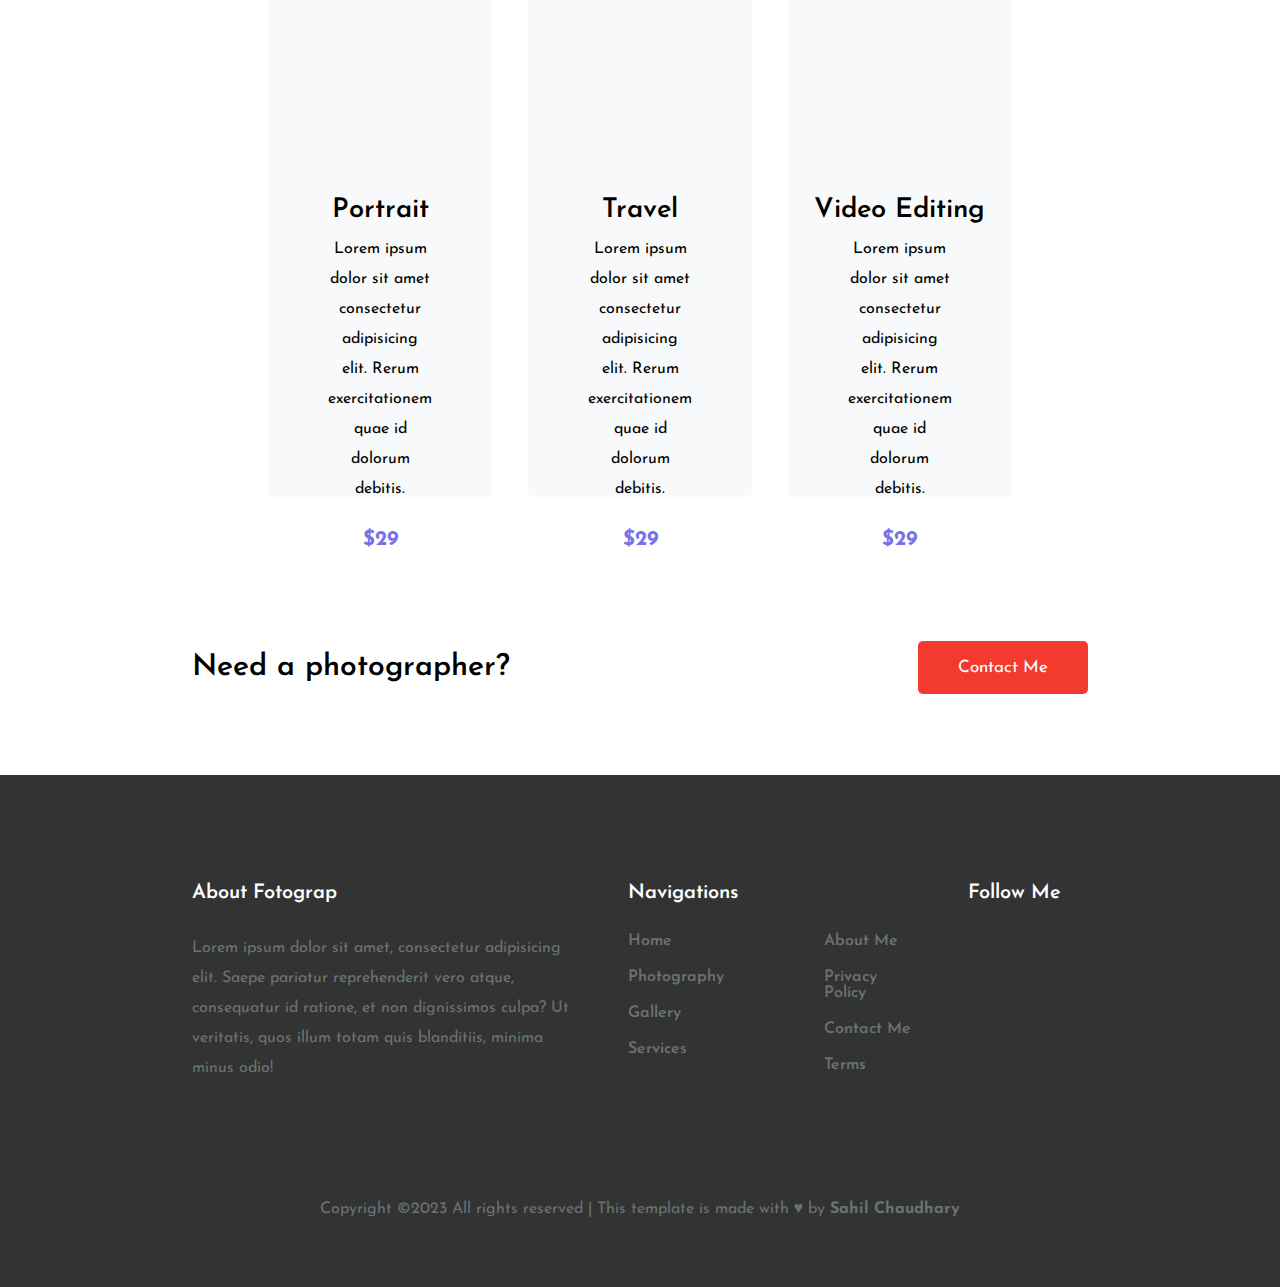
<file: services.html>
<!DOCTYPE html>
<html lang="en">

<head>
    <meta charset="UTF-8">
    <meta name="viewport" content="width=device-width, initial-scale=1.0">
    <title>Fotograp</title>
    <link rel="stylesheet" href="services.css">
    <link rel="shortcut icon" href="images/dp.jpg.png" type="image/x-icon">
    <link rel="stylesheet" href="https://cdnjs.cloudflare.com/ajax/libs/font-awesome/6.5.0/css/all.min.css"
        integrity="sha512-Avb2QiuDEEvB4bZJYdft2mNjVShBftLdPG8FJ0V7irTLQ8Uo0qcPxh4Plq7G5tGm0rU+1SPhVotteLpBERwTkw=="
        crossorigin="anonymous" referrerpolicy="no-referrer" />
</head>

<body>
    <!-- Navbar -->
    <header>
        <div class="overlay"></div>
        <nav>
            <div class="logo">fotograp.</div>
            <label for="toggle-btn">
                <div class="hambur"><i class="fa-solid fa-bars"></i></div>
            </label>

            <div class="menu">
                <ul>
                    <li><a href="index.html">HOME</a></li>
                    <li><a href="photography.html">PHOTOGRAPHY</a></li>
                    <li><a href="services.html">SERVICES</a></li>
                    <li><a href="about.html">ABOUT</a></li>
                    <li><a href="contact.html">CONTACT</a></li>
                </ul>
            </div>
            <div class="social-link">
                <a href="https://www.facebook.com" target="_blank"><i class="fa-brands fa-facebook-f"></i></a>
                <a href="https://www.twitter.com" target="_blank"><i class="fa-brands fa-twitter"></i></a>
                <a href="https://www.instagram.com" target="_blank"><i class="fa-brands fa-instagram"></i></a>
                <a href="https://www.youtube.com" target="_blank"> <i class="fa-brands fa-youtube"></i></a>
            </div>
        </nav>
        
        <input type="checkbox" id="toggle-btn">
        <div class="sidebar" id="sidebar">
            <label for="toggle-btn">
                <i class="fa-solid fa-xmark "></i>
            </label>
            <div class="sidebar-menu">
                <ul>
                    <li><a href="index.html">HOME</a></li>
                    <li><a href="photography.html">PHOTOGRAPHY</a></li>
                    <li><a href="services.html">SERVICES</a></li>
                    <li><a href="about.html">ABOUT</a></li>
                    <li><a href="contact.html">CONTACT</a></li>
                </ul>
            </div>
            <div class="sidebar-social-link">
                <a href="https://www.facebook.com" target="_blank"><i class="fa-brands fa-facebook-f"></i></a>
                <a href="https://www.twitter.com" target="_blank"><i class="fa-brands fa-twitter"></i></a>
                <a href="https://www.instagram.com" target="_blank"><i class="fa-brands fa-instagram"></i></a>
                <a href="https://www.youtube.com" target="_blank"> <i class="fa-brands fa-youtube"></i></a>
            </div>
        </div>

        <h1>My Services</h1>

    </header>

    <!-- Main body -->
    <main>
        <h2>My Specialties</h2>
        <div class="bar"></div>
        <div class="card-container">

            <div class="cards">
                <div class="card-img">
                    <img src="images/nature.jpg" alt="">
                </div>
                <div class="card-content">
                    <h3>Nature Photography</h3>
                    <p>Sunt nesciunt repellat molestias vitae nostrum aliquid laudantium quo voluptatem provident
                        voluptate tenetur illo.</p>
                </div>
            </div>

            <div class="cards">
                <div class="card-img">
                    <img src="images/wedding.jpg" alt="">
                </div>
                <div class="card-content">
                    <h3>Wedding Photography</h3>
                    <p>Sunt nesciunt repellat molestias vitae nostrum aliquid laudantium quo voluptatem provident
                        voluptate tenetur illo.</p>
                </div>
            </div>


            <div class="cards">
                <div class="card-img">
                    <img src="images/portrait.jpg" alt="">
                </div>
                <div class="card-content">
                    <h3>Portrait Photography</h3>
                    <p>Sunt nesciunt repellat molestias vitae nostrum aliquid laudantium quo voluptatem provident
                        voluptate tenetur illo.</p>
                </div>
            </div>


            <div class="cards">
                <div class="card-img">
                    <img src="images/food.jpg" alt="">
                </div>
                <div class="card-content">
                    <h3>Food & Drink Photography</h3>
                    <p>Sunt nesciunt repellat molestias vitae nostrum aliquid laudantium quo voluptatem provident
                        voluptate tenetur illo.</p>
                </div>
            </div>
        </div>
    </main>

    <!-- Other Services -->
    <div class="other-services">
        <h2>Other Services</h2>
        <div class="bar"></div>

        <div class="other-services-container">

            <div class="other-services-card">
                <div class="services-card-logo">
                    <i class="fa-sharp fa-solid fa-camera"></i>
                </div>
                <div class="services-card-content">
                    <h3>Camera</h3>
                    <p>Lorem ipsum dolor sit amet consectetur adipisicing elit. Rerum exercitationem quae id dolorum debitis.</p>
                    <h4>$29</h4>
                </div>
            </div>

            <div class="other-services-card">
                <div class="services-card-logo">
                    <i class="fa-solid fa-person"></i>
                </div>
                <div class="services-card-content">
                    <h3>Wedding Photography</h3>
                    <p>Lorem ipsum dolor sit amet consectetur adipisicing elit. Rerum exercitationem quae id dolorum debitis.</p>
                    <h4>$46</h4>
                </div>
            </div>

            <div class="other-services-card">
                <div class="services-card-logo">
                    <i class="fa-sharp fa-solid fa-hippo"></i>
                </div>
                <div class="services-card-content">
                    <h3>Animal</h3>
                    <p>Lorem ipsum dolor sit amet consectetur adipisicing elit. Rerum exercitationem quae id dolorum debitis.</p>
                    <h4>$29</h4>
                </div>
            </div>

            <div class="other-services-card">
                <div class="services-card-logo">
                    <i class="fa-sharp fa-solid fa-image-portrait"></i>
                </div>
                <div class="services-card-content">
                    <h3>Portrait</h3>
                    <p>Lorem ipsum dolor sit amet consectetur adipisicing elit. Rerum exercitationem quae id dolorum debitis.</p>
                    <h4>$29</h4>
                </div>
            </div>

            <div class="other-services-card">
                <div class="services-card-logo">
                    <i class="fa-sharp fa-solid fa-plane"></i>
                </div>
                <div class="services-card-content">
                    <h3>Travel</h3>
                    <p>Lorem ipsum dolor sit amet consectetur adipisicing elit. Rerum exercitationem quae id dolorum debitis.</p>
                    <h4>$29</h4>
                </div>
            </div>

            <div class="other-services-card">
                <div class="services-card-logo">
                    <i class="fa-sharp fa-solid fa-video"></i>
                </div>
                <div class="services-card-content">
                    <h3>Video Editing</h3>
                    <p>Lorem ipsum dolor sit amet consectetur adipisicing elit. Rerum exercitationem quae id dolorum debitis.</p>
                    <h4>$29</h4>
                </div>
            </div>


        </div>
    </div>

    <!-- Contact Me -->
    <section class="contactme">
        <h3>Need a photographer?</h3>
        <button><a href="contact.html">Contact Me</a></button>
    </section>

    <!-- footer -->
    <footer>
        <div class="f-box-1">
            <h4>About Fotograp</h4>
            <p>Lorem ipsum dolor sit amet, consectetur adipisicing elit. Saepe pariatur reprehenderit vero atque,
                consequatur id ratione, et non dignissimos culpa? Ut veritatis, quos illum totam quis blanditiis, minima
                minus odio!</p>
        </div>

        <div class="f-box-2">
            <h4>Navigations</h4>
            <div class="navCol">
                <div class="navCol-1">
                    <ul>
                        <li><a href="index.html">Home</a></li>
                        <li><a href="photography.html">Photography</a></li>
                        <li><a href="photography.html">Gallery</a></li>
                        <li><a href="services.html">Services</a></li>
                    </ul>
                </div>
                <div class="navCol-2">
                    <ul>
                        <li><a href="about.html">About Me</a></li>
                        <li><a href="about.html">Privacy Policy</a></li>
                        <li><a href="contact.html">Contact Me</a></li>
                        <li><a href="contact.html">Terms</a></li>
                    </ul>
                </div>
            </div>
        </div>
        <div class="f-box-3">
            <h4>Follow Me</h4>
            <div class="follow-me-link">
                <a href="https://www.facebook.com" target="_blank"><i class="fa-brands s-link fa-facebook-f"></i></a>
                <a href="https://www.twitter.com" target="_blank"><i class="fa-brands s-link fa-twitter"></i></a>
                <a href="https://www.instagram.com" target="_blank"><i class="fa-brands s-link fa-instagram"></i></a>
                <a href="https://www.youtube.com" target="_blank"><i class="fa-brands s-link fa-youtube"></i></a>
            </div>
        </div>
    </footer>

    <!-- Copyright -->
    <div class="copyright">
        <p>Copyright ©2023 All rights reserved | This template is made with ♥ by <b>Sahil Chaudhary</b></p>
    </div>
</body>

</html>
</file>
<file: style.css>
@import url('https://fonts.googleapis.com/css2?family=Josefin+Sans:wght@200;300;400;500;600;700&display=swap');

* {
    margin: 0;
    padding: 0;
    box-sizing:
        border-box;
    font-family: 'Josefin Sans', sans-serif;
}

body {
    overflow-x: hidden;
    scroll-behavior: smooth;
}

:root {
    --pri-clr: #7971EA;
    --sec-clr: #F23A2E;
    --hov-clr: #FF1B1B;
}

header {
    width: 100vw;
    height: 90vh;
    position: relative;
    background-image: url("images/hero_bg_3.webp");
    background-size: cover;
}

.overlay{
    background: black;
    width: 100%;
    height: 100%;
    opacity: 0.4;
    position: absolute;
    top: 0;
    left: 0;
}

/* Navbar */
nav {
    width: 100vw;
    height: 10vh;
    padding: 0 15%;
    background-color: white;
    display: flex;
    justify-content: space-between;
    align-items: center;
    position: fixed;
    top: 0;
    z-index: 100;
}

.logo {
    font-size: 2rem;
}

.hambur {
    display: none;
    cursor: pointer;
}

.fa-xmark{
    cursor: pointer;
}

.sidebar {
    display: none;
}

.menu ul {
    display: flex;
    list-style: none;
}

.menu ul li {
    letter-spacing: 2px;
    padding: 16px;
    font-size: 0.75rem;
    font-weight: 600;
}

.menu ul li a {
    text-decoration: none;
    color: black;
    transition: all 0.5s ease;
}

.fa-brands {
    margin-left: 30px;
    transition: all 0.5s ease;
}

.menu ul li a:hover {
    color: var(--pri-clr);
}

.social-link a {
    text-decoration: none;
    color: black;
}

.fa-brands:hover {
    color: var(--pri-clr);
}

h1 {
    text-align: center;
    font-size: 3rem;
    position: absolute;
    top: 50%;
    left: 50%;
    transform: translate(-50%, -50%);
    color: white;
}

.profile-pic {
    width: 200px;
    position: absolute;
    top: 100%;
    left: 50%;
    transform: translate(-50%, -50%);
}

.profile-pic img {
    width: 100%;
    border-radius: 50%;
}

/* Main body */
main {
    width: 100vw;
    padding: 12vh 15%;
}

main h2 {
    font-size: 3rem;
    font-weight: 400;
    text-align: center;
    padding-top: 100px;
}

.bar {
    width: 10%;
    margin: auto;
    margin-top: 5px;
    margin-bottom: 60px;
    border-bottom: 1px solid red;
}

.card-container {
    width: 100%;
    display: flex;
    flex-wrap: wrap;
    gap: 20px;
}

.cards {
    width: 49%;
    display: flex;
    box-shadow: 0px 0px 7px -2px grey;
}

.card-img {
    width: 250px;
}

.card-img img {
    display: block;
    width: 100%;
    object-fit: cover;
    object-position: center;
}

.card-content {
    width: 51%;
    padding: 20px;
}

.card-content h3 {
    font-size: 20px;
    font-weight: 600;
}

.card-content p {
    color: #4D4D4D;
    margin-top: 20px;
    line-height: 30px;
}

/* Testimonial */
.testimonial {
    width: 100vw;
    height: 55vh;
    background-image: url("images/testimonial.jpg");
    background-size: cover;
    background-position: center;
    position: relative;
    text-align: center;
    color: rgb(255, 255, 255);
    text-shadow: 5px 3px 5px black;
}

.testimonial img {
    width: 100px;
    position: absolute;
    top: 30%;
    left: 50%;
    transform: translate(-50%, -50%);
}

.testimonial p {
    position: absolute;
    font-size: 20px;
    padding: 0px 350px;
    line-height: 30px;
    top: 200px;
}

.testimonial h4 {
    position: absolute;
    font-size: 20px;
    padding: 0px 20px;
    line-height: 30px;
    top: 75%;
    left: 50%;
    transform: translate(-50%, -50%);
}

/* My Photography */
.my-photography {
    width: 100vw;
    padding: 12vh 15%;
    border-bottom: 1px solid #DEE2E6;
}

.my-photography h3 {
    color: #4D4D4D;
    text-align: center;
    font-size: 2rem;
    font-weight: 400;
}

.my-photography-container {
    display: flex;
    flex-wrap: wrap;
    row-gap: 30px;
    justify-content: space-between;
}

.photo-item {
    width: 31%;
    position: relative;
    overflow: hidden;
    transition: all 0.5s ease;
}

.p-i-overlay{
    background: black;
    width: 100%;
    height: 100%;
    opacity: 0.;
    position: absolute;
    top: 0;
    left: 0;
}

.photo-item img {
    width: 100%;
    transition: all 0.5s ease;
    display: block;
}

.photo-item img:hover {
    transform: scale(1.05);
}

.photo-des {
    position: absolute;
    top: 50%;
    left: 50%;
    transform: translate(-50%, -50%);
    text-align: center;
}

.photo-des h4 {
    color: white;
    margin-bottom: 20px;
    font-size: 18px;
}

.photo-des p {
    color: #d9cfcf;
    font-size: 13px;
    font-weight: 600;
}

/* Contact Me */
.contactme {
    width: 100vw;
    padding: 9vh 15%;
    display: flex;
    justify-content: space-between;
    align-items: center;
}

.contactme h3 {
    font-size: 30px;
    font-weight: 600;
}

.contactme button {
    font-size: 17px;
    padding: 18px 40px;
    border: none;
    background-color: var(--sec-clr);
    border-radius: 5px;
    transition: all 0.5s ease;
}

.contactme a {
    text-decoration: none;
    color: white;
}

.contactme button:hover {
    background-color: var(--hov-clr);
}

/* Footer */
footer {
    width: 100vw;
    padding: 12vh 15%;
    background-color: #333333;
    display: flex;
    gap: 50px;
    color: #697373;
}

footer h4 {
    font-size: 20px;
    font-weight: 600;
    color: white;
    margin-bottom: 30px;
}

footer p {
    line-height: 30px;
}

.f-box-1 {
    flex-basis: 400px;
}

.f-box-2 {
    flex-basis: 300px;
}

.navCol {
    display: flex;
    gap: 100px;
}

.navCol ul li {
    list-style: none;
    color: #697373;
    padding-bottom: 20px;
    font-weight: 600;
}

.navCol ul li a {
    text-decoration: none;
    color: #697373;
    transition: all 0.5s ease;
}

.follow-me-link a {
    text-decoration: none;
    color: #697373;
}

.s-link {
    margin-left: 0px;
    margin-right: 30px;
    transition: all 0.5s ease;
}

.s-link:hover {
    color: white;
}

.navCol ul li a:hover {
    color: white;
}

.copyright {
    width: 100vw;
    text-align: center;
    color: #697373;
    background-color: #333333;
    padding-bottom: 70px;
}

.copyright p {
    margin-top: -2px;
}

/* Laptop Small*/
@media only screen and (max-width:1025px) {

    html,
    body {
        /* background-color: yellow; */
        overflow-x: hidden;
    }

    header {
        width: 100vw;
        height: 80vh;
        background-position: center;
    }

    nav {
        height: 10vh;
        padding: 0 5%;
    }

    .logo {
        font-size: 1.7rem;
    }

    .menu ul li {
        padding: 10px;
        font-size: 0.70rem;
    }

    .fa-brands {
        margin-left: 20px;
    }

    h1 {
        font-size: 2.5rem;
    }

    /* Main body */
    main {
        padding: 5vh 5%;
    }

    main h2 {
        font-size: 2.5rem;
    }

    .card-container {
        justify-content: center;
        align-items: center;
    }

    .cards {
        width: 48%;
    }

    .card-content {
        padding: 10px;
        padding-top: 20px;
        padding-left: 20px;
    }

    .card-content h3 {
        font-size: 20px;
    }

    .card-content p {
        margin-top: 18px;
        line-height: 25px;
    }

    /* Testimonial */
    .testimonial {
        height: 65vh;
    }

    .testimonial img {
        width: 100px;
    }

    .testimonial p {
        font-size: 15px;
        padding: 0px 220px;
        line-height: 25px;
        /* top: 200px; */
    }

    .testimonial h4 {
        padding: 0px 20px;
        line-height: 25px;
        top: 75%;
        left: 50%;
        transform: translate(-50%, -50%);
    }

    /* My Photography */
    .my-photography {
        padding: 12vh 5%;
    }

    /* Contact Me */
    .contactme {
        padding: 7vh 5%;
    }

    /* Footer */
    footer {
        width: 100vw;
        padding: 7vh 5%;
        background-color: #333333;
        display: flex;
        gap: 50px;
        color: #697373;
    }

    footer p {
        line-height: 25px;
    }

    .f-box-1 {
        flex-basis: 350px;
    }

    .f-box-2 {
        flex-basis: 250px;
    }

    .navCol {
        gap: 40px;
    }

    .navCol ul li {
        font-size: 15px;
        padding-bottom: 20px;
    }

    .s-link {
        margin-left: 0px;
        margin-right: 10px;
    }

    .copyright {
        padding-bottom: 50px;
        font-size: 15px;
    }

}

/* Tablets */
@media only screen and (max-width:769px) {
    nav {
        padding: 0 5%;
        justify-content: space-between;
        align-items: center;
    }

    .menu,
    .social-link {
        display: none;
    }

    .hambur {
        display: contents;
        font-size: 30px;
    }

    .logo {
        font-size: 1.5rem;
    }

    .menu ul li {
        letter-spacing: 2px;
        padding: 16px 6px;
        font-size: 0.65rem;
        font-weight: 600;
    }

    .fa-brands {
        margin-left: 10px;
        transition: all 0.5s ease;
    }

    h1 {
        font-size: 1.8rem;
        line-height: 40px;
    }

    /* Main body */
    main {
        padding: 8vh 5%;
    }

    main h2 {
        font-size: 2.5rem;
    }

    .card-container {
        width: 100%;
        display: flex;
        flex-wrap: wrap;
        gap: 20px;
    }

    .cards {
        width: 48%;
        flex-direction: column;
    }

    .card-img {
        width: 100%;
    }

    .card-content {
        width: 100%;
    }

    /* Testimonial */
    .testimonial {
        height: 50vh;
    }

    .testimonial img {
        width: 80px;
        top: 25%;
    }

    .testimonial p {
        text-align: center;
        font-size: 14px;
        padding: 0px 10px;
        line-height: 25px;
        top: 60%;
        left: 50%;
        transform: translate(-50%, -50%);
    }

    .testimonial h4 {
        font-size: 17px;
        top: 85%;
    }

    /* My Photography */
    .my-photography {
        padding: 10vh 5%;
    }

    .my-photography h3 {
        font-size: 1.8rem;
    }

    .my-photography-container {
        row-gap: 20px;
    }

    .photo-item {
        width: 48%;
    }

    /* Contact Me */
    .contactme {
        padding: 5vh 5%;
    }

    .contactme h3 {
        font-size: 25px;
    }

    /* Footer */
    footer {
        padding: 6vh 5%;
        gap: 25px;
    }

    footer h4 {
        font-size: 17px;
        margin-bottom: 25px;
    }

    footer p {
        line-height: 25px;
    }

    .f-box-1 {
        flex-basis: 300px;
    }

    .f-box-1 p {
        font-size: 15px;
    }

    .navCol {
        gap: 20px;
        font-size: 15px;
    }

    .s-link {
        margin-right: 25px;
        margin-bottom: 20px;
    }

    .copyright {
        padding-bottom: 50px;
        font-size: 14px;
    }

    /* Sidebar Navigation */
    .sidebar {
        width: 40vw;
        height: 100vh;
        margin-left: 60vw;
        padding-top: 17px;
        padding-left: 10vw;
        padding-right: 33px;
        background-color: #fff;
        position: fixed;
        transition: all 0.3s ease-in-out;
        z-index: 500;
        display: flex;
        flex-direction: column;
        gap: 50px;
        transform: translateX(100%);
    }

    .sidebar label {
        align-self: end;
    }

    .fa-xmark {
        font-size: 35px;
    }

    .sidebar-menu ul li {
        list-style: none;
        padding-bottom: 40px;
    }

    .sidebar-menu ul li a {
        transition: all 0.5s ease;
        text-decoration: none;
        color: black;
    }

    .sidebar-menu ul li a:hover {
        color: var(--pri-clr);
    }

    .sidebar-social-link {
        font-size: 20px;
        margin-left: -30px;
        transition: all 0.5s ease;
    }


    .sidebar-social-link a {
        text-decoration: none;
        color: black;
    }

    .sidebar-social-link a:hover {
        color: var(--pri-clr);
    }

    input {
        display: none;
    }

    #toggle-btn:checked~#sidebar {
        transform: translateX(0);
    }
}

/* iPhone 15 Pro Max */
@media only screen and (max-width:431px) {
    header {
        height: 50vh;
    }

    /* Navbar */
    nav {
        height: 8vh;
        padding: 0 5%;
    }

    h1 {
        font-size: 1.8rem;
        position: absolute;
        line-height: 35px;
        top: 50%;
        left: 50%;
        transform: translate(-50%, -50%);
        color: white;
    }

    .profile-pic {
        width: 180px;
    }

    /* Main body */
    main {
        width: 100vw;
        padding: 5vh 5%;
    }

    main h2 {
        font-size: 2.5rem;
    }

    .bar {
        width: 20%;
    }

    .card-container {
        flex-direction: column;
        gap: 40px;
    }

    .cards {
        width: 100%;
    }

    .card-content h3 {
        font-size: 30px;
    }

    .card-content p {
        line-height: 25px;
        font-size: 20px;
    }

    /* Testimonial */
    .testimonial {
        height: 40vh;
    }

    .testimonial p {
        font-size: 13px;
        padding: 0px 10px;
        line-height: 20px;
        top: 220px;
    }

    /* My Photography */
    .my-photography {
        padding: 10vh 5%;
    }

    .my-photography-container {
        flex-direction: column;
    }

    .photo-item {
        width: 100%;
    }

    /* Contact Me */
    .contactme {
        padding: 5vh 5%;
        flex-direction: column;
        gap: 30px;
    }

    /* Footer */
    footer {
        display: flex;
        flex-direction: column;
        gap: 50px;
        color: #697373;
    }

    .f-box-1 {
        flex-basis: 0px;
    }

    .f-box-2 {
        flex-basis: 0px;
    }

    .s-link {
        margin-left: 0px;
        margin-right: 20px;
        transition: all 0.5s ease;
    }

    .copyright {
        padding-bottom: 40px;
        padding-left: 40px;
        padding-right: 40px;
    }

    /* Sidebar Navigation */
    .sidebar {
        width: 70vw;
        margin-left: 30vw;
        padding-top: 20px;
        gap: 20px;
    }

    .sidebar-social-link {
        margin-left: -10px;
    }
}

/* Mobiles */
@media only screen and (max-width:426px) {

    html,
    body {
        /* background-color: red; */
        overflow-x: hidden;
    }

    /* Navbar */
    header {
        width: 100vw;
        height: 40vh;
        background-position: center;
        background-size: cover;
        position: relative;
    }

    nav {
        width: 100vw;
        height: 50px;
        padding: 30px 3%;
        padding-right: 20px;
        justify-content: space-between;
        align-items: center;
        position: fixed;
        top: 0;
    }

    .menu,
    .social-link {
        display: none;
    }

    .hambur {
        display: contents;
        font-size: 30px;
    }

    header h1 {
        font-size: 15px;
        line-height: 25px;
    }

    .profile-pic {
        width: 150px;
    }

    .profile-pic img {
        width: 100%;
    }

    /* Main body */
    main {
        width: 100vw;
        padding: 1vh 5%;
        padding-bottom: 60px;
    }

    main h2 {
        font-size: 2rem;
        padding-top: 80px;
    }

    .bar {
        width: 30%;
        border-bottom: 2px solid red;
    }

    .card-container {
        width: 100%;
        flex-direction: column;
        gap: 30px;
    }

    .cards {
        width: 100%;
        flex-direction: column;
    }

    .card-img {
        width: 100%;
    }

    .card-content {
        width: 100%;
    }

    /* Testimonials */
    .testimonial {
        height: 60vh;
    }

    .testimonial img {
        width: 90px;
        position: absolute;
        top: 30%;
        left: 50%;
        transform: translate(-50%, -50%);
    }

    .testimonial p {
        font-size: 12px;
        top: 60%;
        left: 50%;
        transform: translate(-50%, -50%);
        padding: 0px 0px;
        line-height: 15px;
    }

    .testimonial h4 {
        font-size: 17px;
        padding: 0px 0px;
        line-height: 0px;
        top: 85%;
        left: 50%;
        transform: translate(-50%, -50%);
    }

    /* My Photography */
    .my-photography {
        padding: 8vh 5%;
    }

    .my-photography-container {
        display: flex;
        row-gap: 20px;
    }

    .photo-item {
        width: 100%;
    }

    /* Contact Me */
    .contactme {
        padding: 5vh 5%;
        display: flex;
        flex-direction: column;
        gap: 50px;
        text-align: center;
    }

    footer {
        padding: 10vh 5%;
        padding-bottom: 4vh;
        display: flex;
        flex-direction: column;
        column-gap: 10px;
    }

    .f-box-1 {
        flex-basis: 0px;
    }

    .f-box-2 {
        flex-basis: 0px;
    }

    .s-link {
        margin-left: 0px;
        margin-right: 30px;
    }

    .copyright {
        padding: 5vh 5%;
        /* padding-top: 5vh; */
        margin-top: -2px;
        font-size: 13px;
    }

    /* Sidebar Navigation */
    .sidebar {
        width: 70vw;
        height: 100vh;
        margin-left: 30vw;
        padding-top: 14px;
        padding-left: 10vw;
        padding-right: 20px;
        background-color: #fff;
        position: fixed;
        transition: all 0.3s ease-in-out;
        z-index: 500;
        display: flex;
        flex-direction: column;
        gap: 20px;
        transform: translateX(100%);
    }

    .sidebar label {
        align-self: end;
    }

    .fa-xmark {
        font-size: 35px;
    }

    .sidebar-menu ul li {
        list-style: none;
        padding-bottom: 40px;
    }

    .sidebar-menu ul li a {
        transition: all 0.5s ease;
        text-decoration: none;
        color: black;
    }

    .sidebar-menu ul li a:hover {
        color: var(--pri-clr);
    }

    .sidebar-social-link {
        font-size: 20px;
        margin-left: -10px;
        transition: all 0.5s ease;
    }


    .sidebar-social-link a {
        text-decoration: none;
        color: black;
    }

    .sidebar-social-link a:hover {
        color: var(--pri-clr);
    }

    input {
        display: none;
    }

    #toggle-btn:checked~#sidebar {
        transform: translateX(0);
    }

}
</file>
<file: about.css>
@import url('https://fonts.googleapis.com/css2?family=Josefin+Sans:wght@200;300;400;500;600;700&display=swap');

* {
    margin: 0;
    padding: 0;
    box-sizing:
        border-box;
    font-family: 'Josefin Sans', sans-serif;
}

body {
    overflow-x: hidden;
    scroll-behavior: smooth;
}

:root {
    --pri-clr: #7971EA;
    --sec-clr: #F23A2E;
    --hov-clr: #FF1B1B;
}

header {
    width: 100vw;
    height: 90vh;
    position: relative;
    background-image: url("https://images.pexels.com/photos/5635115/pexels-photo-5635115.jpeg?auto=compress&cs=tinysrgb&w=1260&h=750&dpr=1");
    background-size: cover;
    background-position: center;
}

.overlay{
    background: black;
    width: 100%;
    height: 100%;
    opacity: 0.4;
    position: absolute;
    top: 0;
    left: 0;
}

/* Navbar */
nav {
    width: 100vw;
    height: 10vh;
    padding: 0 15%;
    background-color: white;
    display: flex;
    justify-content: space-between;
    align-items: center;
    position: fixed;
    top: 0;
    z-index: 100;
}

.logo {
    font-size: 2rem;
}

.hambur {
    display: none;
    cursor: pointer;
}

.fa-xmark {
    cursor: pointer;
}

.sidebar {
    display: none;
}

.menu ul {
    display: flex;
    list-style: none;
}

.menu ul li {
    letter-spacing: 2px;
    padding: 16px;
    font-size: 0.75rem;
    font-weight: 600;
}

.menu ul li a {
    text-decoration: none;
    color: black;
    transition: all 0.5s ease;
}

.fa-brands {
    margin-left: 30px;
    transition: all 0.5s ease;
}

.menu ul li a:hover {
    color: var(--pri-clr);
}

.social-link a {
    text-decoration: none;
    color: black;
}

.fa-brands:hover {
    color: var(--pri-clr);
}

h1 {
    text-align: center;
    font-size: 3rem;
    position: absolute;
    top: 60%;
    left: 50%;
    transform: translate(-50%, -50%);
    color: white;
}

.bar {
    width: 10%;
    margin: auto;
    margin-top: 5px;
    margin-bottom: 60px;
    border-bottom: 1px solid red;
}

/* About Me */
.about-me-container {
    width: 100vw;
    padding: 100px 15%;
    display: flex;
}

.about-me-logo {
    width: 45%;
}

.about-me-logo img {
    width: 100%;
}

.about-me-des {
    width: 55%;
    padding-left: 100px;
}

.about-me-des h3 {
    font-size: 30px;
    font-weight: 400;
}

.about-me-des p {
    line-height: 30px;
    color: #4D4D4D;
    padding-top: 25px;
}

.about-me-link {
    margin-left: 0px;
    padding-right: 20px;
    padding-top: 20px;
}

.about-me-follow a {
    color: #7971EA;
    transition: all 0.5s ease-in;
}

.about-me-follow a :hover {
    color: #382dd0;
}

/* My Skills */
.my-skill {
    width: 100vw;
    padding: 0px 15%;
    margin-bottom: 100px;
}

.my-skill h3 {
    font-size: 25px;
    font-weight: 500;
    padding-bottom: 50px;
}

.my-skill p {
    color: #4D4D4D;
    padding-bottom: 10px;
    font-size: 20px;
}

.outer-range {
    width: 100%;
    height: 16px;
    border-radius: 5px;
    background-color: #E9ECEF;
    margin-bottom: 25px;
}

.inner-range {
    height: 16px;
    border-radius: 5px;
    background-color: #7971EA;
}

.range-1 {
    width: 97%;
}

.range-2 {
    width: 89%;
}

.range-3 {
    width: 77%;
}

.range-4 {
    width: 55%;
}

.inner-range p {
    text-align: center;
    color: white;
    font-size: 13px;
}

/* Testimonial */
.testimonial {
    width: 100vw;
    height: 55vh;
    background-image: url("images/testimonial.jpg");
    background-size: cover;
    background-position: center;
    position: relative;
    text-align: center;
    color: rgb(255, 255, 255);
    text-shadow: 5px 3px 5px black;
}

.testimonial img {
    width: 100px;
    position: absolute;
    top: 30%;
    left: 50%;
    transform: translate(-50%, -50%);
}

.testimonial p {
    position: absolute;
    font-size: 20px;
    padding: 0px 350px;
    line-height: 30px;
    top: 200px;
}

.testimonial h4 {
    position: absolute;
    font-size: 20px;
    padding: 0px 20px;
    line-height: 30px;
    top: 75%;
    left: 50%;
    transform: translate(-50%, -50%);
}

/* My Photography */
.my-photography {
    width: 100vw;
    padding: 12vh 15%;
    border-bottom: 1px solid #DEE2E6;
}

.my-photography h3 {
    color: #4D4D4D;
    text-align: center;
    font-size: 2rem;
    font-weight: 400;
}

.my-photography-container {
    display: flex;
    flex-wrap: wrap;
    row-gap: 30px;
    justify-content: space-between;
}

.photo-item {
    width: 31%;
    position: relative;
    overflow: hidden;
    transition: all 0.5s ease;
}

.photo-item img {
    width: 100%;
    transition: all 0.5s ease;
}

.photo-item img:hover {
    transform: scale(1.05);
}

.photo-des {
    position: absolute;
    top: 50%;
    left: 50%;
    transform: translate(-50%, -50%);
    text-align: center;
}

.photo-des h4 {
    color: white;
    margin-bottom: 20px;
    font-size: 18px;
}

.photo-des p {
    color: #d9cfcf;
    font-size: 13px;
    font-weight: 600;
}

/* Contact Me */
.contactme {
    width: 100vw;
    padding: 9vh 15%;
    display: flex;
    justify-content: space-between;
    align-items: center;
}

.contactme h3 {
    font-size: 30px;
    font-weight: 600;
}

.contactme button {
    font-size: 17px;
    padding: 18px 40px;
    border: none;
    background-color: var(--sec-clr);
    border-radius: 5px;
    transition: all 0.5s ease;
}

.contactme a {
    text-decoration: none;
    color: white;
}

.contactme button:hover {
    background-color: var(--hov-clr);
}

/* Footer */
footer {
    width: 100vw;
    padding: 12vh 15%;
    background-color: #333333;
    display: flex;
    gap: 50px;
    color: #697373;
}

footer h4 {
    font-size: 20px;
    font-weight: 600;
    color: white;
    margin-bottom: 30px;
}

footer p {
    line-height: 30px;
}

.f-box-1 {
    flex-basis: 400px;
}

.f-box-2 {
    flex-basis: 300px;
}

.navCol {
    display: flex;
    gap: 100px;
}

.navCol ul li {
    list-style: none;
    color: #697373;
    padding-bottom: 20px;
    font-weight: 600;
}

.navCol ul li a {
    text-decoration: none;
    color: #697373;
    transition: all 0.5s ease;
}

.follow-me-link a {
    text-decoration: none;
    color: #697373;
}

.s-link {
    margin-left: 0px;
    margin-right: 30px;
    transition: all 0.5s ease;
}

.s-link:hover {
    color: white;
}

.navCol ul li a:hover {
    color: white;
}

.copyright {
    width: 100vw;
    text-align: center;
    color: #697373;
    background-color: #333333;
    padding-bottom: 70px;
}

.copyright p {
    margin-top: -2px;
}

/* Laptop Small*/
@media only screen and (max-width:1025px) {

    html,
    body {
        /* background-color: yellow; */
        overflow-x: hidden;
    }

    header {
        width: 100vw;
        height: 80vh;
        background-position: center;
    }

    nav {
        height: 10vh;
        padding: 0 5%;
    }

    .logo {
        font-size: 1.7rem;
    }

    .menu ul li {
        padding: 10px;
        font-size: 0.70rem;
    }

    .fa-brands {
        margin-left: 20px;
    }

    h1 {
        font-size: 3rem;
    }

    /* About Me */
    .about-me-container {
        padding: 100px 5%;
    }

    .about-me-link {
        margin-left: 0px;
        padding-right: 20px;
        padding-top: 20px;
    }

    /* My Skills */
    .my-skill {
        width: 100vw;
        padding: 0px 5%;
        margin-bottom: 100px;
    }

    /* Testimonial */
    .testimonial {
        height: 65vh;
    }

    .testimonial img {
        width: 100px;
    }

    .testimonial p {
        font-size: 15px;
        padding: 0px 220px;
        line-height: 25px;
        /* top: 200px; */
    }

    .testimonial h4 {
        padding: 0px 20px;
        line-height: 25px;
        top: 75%;
        left: 50%;
        transform: translate(-50%, -50%);
    }

    /* My Photography */
    .my-photography {
        padding: 12vh 5%;
    }

    /* Contact Me */
    .contactme {
        padding: 7vh 5%;
    }

    /* Footer */
    footer {
        width: 100vw;
        padding: 7vh 5%;
        background-color: #333333;
        display: flex;
        gap: 50px;
        color: #697373;
    }

    footer p {
        line-height: 25px;
    }

    .f-box-1 {
        flex-basis: 350px;
    }

    .f-box-2 {
        flex-basis: 250px;
    }

    .navCol {
        gap: 40px;
    }

    .navCol ul li {
        font-size: 15px;
        padding-bottom: 20px;
    }

    .s-link {
        margin-left: 0px;
        margin-right: 10px;
    }

    .copyright {
        padding-bottom: 50px;
        font-size: 15px;
    }

}

/* Tablets */
@media only screen and (max-width:769px) {
    nav {
        padding: 0 5%;
        justify-content: space-between;
        align-items: center;
    }

    .menu,
    .social-link {
        display: none;
    }

    .hambur {
        display: contents;
        font-size: 30px;
    }

    .logo {
        font-size: 1.5rem;
    }

    .menu ul li {
        letter-spacing: 2px;
        padding: 16px 6px;
        font-size: 0.65rem;
        font-weight: 600;
    }

    .fa-brands {
        margin-left: 10px;
        transition: all 0.5s ease;
    }

    h1 {
        font-size: 3rem;
    }

    /* Testimonial */
    .testimonial {
        height: 50vh;
    }

    .testimonial img {
        width: 80px;
        top: 25%;
    }

    .testimonial p {
        text-align: center;
        font-size: 14px;
        padding: 0px 10px;
        line-height: 25px;
        top: 60%;
        left: 50%;
        transform: translate(-50%, -50%);
    }

    .testimonial h4 {
        font-size: 17px;
        top: 85%;
    }

    /* My Photography */
    .my-photography {
        padding: 10vh 5%;
    }

    .my-photography h3 {
        font-size: 1.8rem;
    }

    .my-photography-container {
        row-gap: 20px;
    }

    .photo-item {
        width: 48%;
    }

    /* Contact Me */
    .contactme {
        padding: 5vh 5%;
    }

    .contactme h3 {
        font-size: 25px;
    }

    /* Footer */
    footer {
        padding: 6vh 5%;
        gap: 25px;
    }

    footer h4 {
        font-size: 17px;
        margin-bottom: 25px;
    }

    footer p {
        line-height: 25px;
    }

    .f-box-1 {
        flex-basis: 300px;
    }

    .f-box-1 p {
        font-size: 15px;
    }

    .navCol {
        gap: 20px;
        font-size: 15px;
    }

    .s-link {
        margin-right: 25px;
        margin-bottom: 20px;
    }

    .copyright {
        padding-bottom: 50px;
        font-size: 14px;
    }

    /* Sidebar Navigation */
    .sidebar {
        width: 40vw;
        height: 100vh;
        margin-left: 60vw;
        padding-top: 17px;
        padding-left: 10vw;
        padding-right: 33px;
        background-color: #fff;
        position: fixed;
        transition: all 0.3s ease-in-out;
        z-index: 500;
        display: flex;
        flex-direction: column;
        gap: 50px;
        transform: translateX(100%);
    }

    .sidebar label {
        align-self: end;
    }

    .fa-xmark {
        font-size: 35px;
    }

    .sidebar-menu ul li {
        list-style: none;
        padding-bottom: 40px;
    }

    .sidebar-menu ul li a {
        transition: all 0.5s ease;
        text-decoration: none;
        color: black;
    }

    .sidebar-menu ul li a:hover {
        color: var(--pri-clr);
    }

    .sidebar-social-link {
        font-size: 20px;
        margin-left: -30px;
        transition: all 0.5s ease;
    }


    .sidebar-social-link a {
        text-decoration: none;
        color: black;
    }

    .sidebar-social-link a:hover {
        color: var(--pri-clr);
    }

    input {
        display: none;
    }

    #toggle-btn:checked~#sidebar {
        transform: translateX(0);
    }
}

/* iPhone 14 Pro Max */
@media only screen and (max-width:431px) {
    header {
        height: 50vh;
    }

    /* Navbar */
    nav {
        height: 8vh;
        padding: 0 5%;
    }

    h1 {
        font-size: 2rem;
        position: absolute;
        top: 60%;
        left: 50%;
        transform: translate(-50%, -50%);
        color: white;
    }

    /* About Me */
    .about-me-container {
        width: 100vw;
        padding: 100px 5%;
        display: flex;
        flex-direction: column;
        gap: 40px;
    }

    .about-me-logo {
        width: 100%;
    }

    .about-me-des {
        width: 100%;
        padding-left: 0px;
    }

    .about-me-link {
        margin-left: 0px;
        padding-right: 20px;
        padding-top: 20px;
    }

    /* Testimonial */
    .testimonial {
        height: 40vh;
    }

    .testimonial p {
        font-size: 13px;
        padding: 0px 10px;
        line-height: 20px;
        top: 220px;
    }

    /* My Photography */
    .my-photography {
        padding: 10vh 5%;
    }

    .my-photography-container {
        flex-direction: column;
    }

    .photo-item {
        width: 100%;
    }

    /* Contact Me */
    .contactme {
        padding: 5vh 5%;
        flex-direction: column;
        gap: 30px;
    }

    /* Footer */
    footer {
        display: flex;
        flex-direction: column;
        gap: 50px;
        color: #697373;
    }

    .f-box-1 {
        flex-basis: 0px;
    }

    .f-box-2 {
        flex-basis: 0px;
    }

    .s-link {
        margin-left: 0px;
        margin-right: 20px;
        transition: all 0.5s ease;
    }

    .copyright {
        padding-bottom: 40px;
        padding-left: 40px;
        padding-right: 40px;
    }

    /* Sidebar Navigation */
    .sidebar {
        width: 70vw;
        margin-left: 30vw;
        padding-top: 20px;
        gap: 20px;
    }

    .sidebar-social-link {
        margin-left: -10px;
    }
}

/* Mobiles */
@media only screen and (max-width:426px) {

    html,
    body {
        /* background-color: red; */
        overflow-x: hidden;
    }

    /* Navbar */
    header {
        width: 100vw;
        height: 40vh;
        background-position: center;
        background-size: cover;
        position: relative;

    }

    nav {
        width: 100vw;
        height: 50px;
        padding: 30px 3%;
        padding-right: 20px;
        justify-content: space-between;
        align-items: center;
        position: fixed;
        top: 0;
    }

    .menu,
    .social-link {
        display: none;
    }

    .hambur {
        display: contents;
        font-size: 30px;
    }

    header h1 {
        font-size: 2rem;
        top: 60%;
    }


    /* Testimonials */
    .testimonial {
        height: 60vh;
    }

    .testimonial img {
        width: 90px;
        position: absolute;
        top: 30%;
        left: 50%;
        transform: translate(-50%, -50%);
    }

    .testimonial p {
        font-size: 12px;
        top: 60%;
        left: 50%;
        transform: translate(-50%, -50%);
        padding: 0px 0px;
        line-height: 15px;
    }

    .testimonial h4 {
        font-size: 17px;
        padding: 0px 0px;
        line-height: 0px;
        top: 85%;
        left: 50%;
        transform: translate(-50%, -50%);
    }

    /* My Photography */
    .my-photography {
        padding: 8vh 5%;
    }

    .my-photography-container {
        display: flex;
        row-gap: 20px;
    }

    .photo-item {
        width: 100%;
    }

    /* Contact Me */
    .contactme {
        padding: 5vh 5%;
        display: flex;
        flex-direction: column;
        gap: 50px;
        text-align: center;
    }

    footer {
        padding: 10vh 5%;
        padding-bottom: 4vh;
        display: flex;
        flex-direction: column;
        column-gap: 10px;
    }

    .f-box-1 {
        flex-basis: 0px;
    }

    .f-box-2 {
        flex-basis: 0px;
    }

    .s-link {
        margin-left: 0px;
        margin-right: 30px;
    }

    .copyright {
        padding: 5vh 5%;
        /* padding-top: 5vh; */
        margin-top: -2px;
        font-size: 13px;
    }

    /* Sidebar Navigation */
    .sidebar {
        width: 70vw;
        height: 100vh;
        margin-left: 30vw;
        padding-top: 14px;
        padding-left: 10vw;
        padding-right: 20px;
        background-color: #fff;
        position: fixed;
        transition: all 0.3s ease-in-out;
        z-index: 500;
        display: flex;
        flex-direction: column;
        gap: 20px;
        transform: translateX(100%);
    }

    .sidebar label {
        align-self: end;
    }

    .fa-xmark {
        font-size: 35px;
    }

    .sidebar-menu ul li {
        list-style: none;
        padding-bottom: 40px;
    }

    .sidebar-menu ul li a {
        transition: all 0.5s ease;
        text-decoration: none;
        color: black;
    }

    .sidebar-menu ul li a:hover {
        color: var(--pri-clr);
    }

    .sidebar-social-link {
        font-size: 20px;
        margin-left: -10px;
        transition: all 0.5s ease;
    }


    .sidebar-social-link a {
        text-decoration: none;
        color: black;
    }

    .sidebar-social-link a:hover {
        color: var(--pri-clr);
    }

    input {
        display: none;
    }

    #toggle-btn:checked~#sidebar {
        transform: translateX(0);
    }

}
</file>
<file: contact.css>
@import url('https://fonts.googleapis.com/css2?family=Josefin+Sans:wght@200;300;400;500;600;700&display=swap');

* {
    margin: 0;
    padding: 0;
    box-sizing: border-box;
    font-family: 'Josefin Sans', sans-serif;
}

body {
    overflow-x: hidden;
    scroll-behavior: smooth;
}

:root {
    --pri-clr: #7971EA;
    --sec-clr: #F23A2E;
    --hov-clr: #FF1B1B;
}

header {
    width: 100vw;
    height: 90vh;
    position: relative;
    background-image: url("images/hero_bg_3.webp");
    background-size: cover;
}

.overlay{
    background: black;
    width: 100%;
    height: 100%;
    opacity: 0.4;
    position: absolute;
    top: 0;
    left: 0;
}

/* Navbar */
nav {
    width: 100vw;
    height: 10vh;
    padding: 0 15%;
    background-color: white;
    display: flex;
    justify-content: space-between;
    align-items: center;
    position: fixed;
    top: 0;
    z-index: 100;
}

.logo {
    font-size: 2rem;
}

.hambur {
    display: none;
    cursor: pointer;
}

.fa-xmark {
    cursor: pointer;
}

.sidebar {
    display: none;
}

.menu ul {
    display: flex;
    list-style: none;
}

.menu ul li {
    letter-spacing: 2px;
    padding: 16px;
    font-size: 0.75rem;
    font-weight: 600;
}

.menu ul li a {
    text-decoration: none;
    color: black;
    transition: all 0.5s ease;
}

.fa-brands {
    margin-left: 30px;
    transition: all 0.5s ease;
}

.menu ul li a:hover {
    color: var(--pri-clr);
}

.social-link a {
    text-decoration: none;
    color: black;
}

.fa-brands:hover {
    color: var(--pri-clr);
}

h1 {
    text-align: center;
    font-size: 3rem;
    position: absolute;
    top: 60%;
    left: 50%;
    transform: translate(-50%, -50%);
    color: white;
}

/* Contact Form */
.contact-form-container {
    width: 100vw;
    padding: 70px 15%;
    display: flex;
}

.contact-form {
    width: 60%;
}

form>label {
    display: block;
}

label {
    font-size: 17px;
}

input {
    width: 100%;
    height: 40px;
    border: 1px solid #697373;
    margin: 20px 0px 30px 0px;
}

textarea {
    margin: 15px 0px 20px 0px;
    width: 100%;
    height: 200px;
    padding: 15px;
    font-size: 17px;
    border: 1px solid #697373;
}

textarea ::placeholder {
    color: #697373;
}

.submit-btn {
    display: block;
    text-align: center;
    background-color: #7971EA;
    color: white;
    font-size: 16px;
    padding: 14px 35px;
    border: none;
}

.submit-btn:hover {
    background-color: #5a50e5f3;
}


.address {
    width: 40%;
    padding: 0px 130px 0px 100px;
}

.address h4 {
    font-size: 17px;
    font-weight: 700;
    color: #333333;
}

.address p {
    color: #7971EA;
    font-weight: 500;
    line-height: 25px;
    padding: 10px 0px 25px 0px;
}

.address :nth-child(2) {
    color: rgba(0, 0, 0, 0.838);
}


/* Footer */
footer {
    width: 100vw;
    padding: 12vh 15%;
    background-color: #333333;
    display: flex;
    gap: 50px;
    color: #697373;
}

footer h4 {
    font-size: 20px;
    font-weight: 600;
    color: white;
    margin-bottom: 30px;
}

footer p {
    line-height: 30px;
}

.f-box-1 {
    flex-basis: 400px;
}

.f-box-2 {
    flex-basis: 300px;
}

.navCol {
    display: flex;
    gap: 100px;
}

.navCol ul li {
    list-style: none;
    color: #697373;
    padding-bottom: 20px;
    font-weight: 600;
}

.navCol ul li a {
    text-decoration: none;
    color: #697373;
    transition: all 0.5s ease;
}

.follow-me-link a {
    text-decoration: none;
    color: #697373;
}

.s-link {
    margin-left: 0px;
    margin-right: 30px;
    transition: all 0.5s ease;
}

.s-link:hover {
    color: white;
}

.navCol ul li a:hover {
    color: white;
}

.copyright {
    width: 100vw;
    text-align: center;
    color: #697373;
    background-color: #333333;
    padding-bottom: 70px;
}

.copyright p {
    margin-top: -2px;
}

/* Laptop Small*/
@media only screen and (max-width:1025px) {

    html,
    body {
        /* background-color: yellow; */
        overflow-x: hidden;
    }

    header {
        width: 100vw;
        height: 80vh;
        background-position: center;
    }

    nav {
        height: 10vh;
        padding: 0 5%;
    }

    .logo {
        font-size: 1.7rem;
    }

    .menu ul li {
        padding: 10px;
        font-size: 0.70rem;
    }

    .fa-brands {
        margin-left: 20px;
    }

    h1 {
        font-size: 2.5rem;
    }

    /* Contact Form */
    .contact-form-container {
        padding: 70px 5%;
    }

    .address {
        padding: 0px 100px 0px 100px;
    }

    /* Footer */
    footer {
        width: 100vw;
        padding: 7vh 5%;
        background-color: #333333;
        display: flex;
        gap: 50px;
        color: #697373;
    }

    footer p {
        line-height: 25px;
    }

    .f-box-1 {
        flex-basis: 350px;
    }

    .f-box-2 {
        flex-basis: 250px;
    }

    .navCol {
        gap: 40px;
    }

    .navCol ul li {
        font-size: 15px;
        padding-bottom: 20px;
    }

    .s-link {
        margin-left: 0px;
        margin-right: 10px;
    }

    .copyright {
        padding-bottom: 50px;
        font-size: 15px;
    }

}

/* Tablets */
@media only screen and (max-width:769px) {
    nav {
        padding: 0 5%;
        justify-content: space-between;
        align-items: center;
    }

    .menu,
    .social-link {
        display: none;
    }

    .hambur {
        display: contents;
        font-size: 30px;
    }

    .logo {
        font-size: 1.5rem;
    }

    .menu ul li {
        letter-spacing: 2px;
        padding: 16px 6px;
        font-size: 0.65rem;
        font-weight: 600;
    }

    .fa-brands {
        margin-left: 10px;
        transition: all 0.5s ease;
    }

    h1 {
        font-size: 2.3rem;
    }

    /* Contact Form */
    .contact-form-container {
        padding: 70px 5%;
        flex-direction: column;
        gap: 50px;
    }

    .contact-form {
        width: 100%;
    }

    form input {
        display: initial;
    }

    .address {
        width: 100%;
        padding: 0px;
    }


    /* Footer */
    footer {
        padding: 6vh 5%;
        gap: 25px;
    }

    footer h4 {
        font-size: 17px;
        margin-bottom: 25px;
    }

    footer p {
        line-height: 25px;
    }

    .f-box-1 {
        flex-basis: 300px;
    }

    .f-box-1 p {
        font-size: 15px;
    }

    .navCol {
        gap: 20px;
        font-size: 15px;
    }

    .s-link {
        margin-right: 25px;
        margin-bottom: 20px;
    }

    .copyright {
        padding-bottom: 50px;
        font-size: 14px;
    }

    /* Sidebar Navigation */
    .sidebar {
        width: 40vw;
        height: 100vh;
        margin-left: 60vw;
        padding-top: 17px;
        padding-left: 10vw;
        padding-right: 33px;
        background-color: #fff;
        position: fixed;
        transition: all 0.3s ease-in-out;
        z-index: 500;
        display: flex;
        flex-direction: column;
        gap: 50px;
        transform: translateX(100%);
    }

    .sidebar label {
        align-self: end;
    }

    .fa-xmark {
        font-size: 35px;
    }

    .sidebar-menu ul li {
        list-style: none;
        padding-bottom: 40px;
    }

    .sidebar-menu ul li a {
        transition: all 0.5s ease;
        text-decoration: none;
        color: black;
    }

    .sidebar-menu ul li a:hover {
        color: var(--pri-clr);
    }

    .sidebar-social-link {
        font-size: 20px;
        margin-left: -30px;
        transition: all 0.5s ease;
    }


    .sidebar-social-link a {
        text-decoration: none;
        color: black;
    }

    .sidebar-social-link a:hover {
        color: var(--pri-clr);
    }

    input {
        display: none;
    }

    #toggle-btn:checked~#sidebar {
        transform: translateX(0);
    }
}

/* iPhone 15 Pro Max */
@media only screen and (max-width:431px) {
    header {
        height: 50vh;
    }

    /* Navbar */
    nav {
        height: 8vh;
        padding: 0 5%;
    }

    h1 {
        font-size: 2rem;
        position: absolute;
        top: 60%;
        left: 50%;
        transform: translate(-50%, -50%);
        color: white;
    }

    /* Contact Form */
    .contact-form-container {
        padding: 70px 5%;
        flex-direction: column;
        gap: 50px;
    }

    .contact-form {
        width: 100%;
    }

    label {
        font-size: 20px;
    }

    form input {
        display: inherit;
    }

    .address {
        width: 100%;
        padding: 0px;
    }

    /* Footer */
    footer {
        display: flex;
        flex-direction: column;
        gap: 50px;
        color: #697373;
    }

    .f-box-1 {
        flex-basis: 0px;
    }

    .f-box-2 {
        flex-basis: 0px;
    }

    .s-link {
        margin-left: 0px;
        margin-right: 20px;
        transition: all 0.5s ease;
    }

    .copyright {
        padding-bottom: 40px;
        padding-left: 40px;
        padding-right: 40px;
    }

    /* Sidebar Navigation */
    .sidebar {
        width: 70vw;
        margin-left: 30vw;
        padding-top: 20px;
        gap: 20px;
    }

    .sidebar-social-link {
        margin-left: -10px;
    }
}

/* Mobiles */
@media only screen and (max-width:426px) {

    html,
    body {
        overflow-x: hidden;
    }

    /* Navbar */
    header {
        width: 100vw;
        height: 40vh;
        background-position: center;
        background-size: cover;
        position: relative;

    }

    nav {
        width: 100vw;
        height: 50px;
        padding: 30px 3%;
        padding-right: 20px;
        justify-content: space-between;
        align-items: center;
        position: fixed;
        top: 0;
    }

    .menu,
    .social-link {
        display: none;
    }

    .hambur {
        display: contents;
        font-size: 30px;
    }

    header h1 {
        font-size: 1.7rem;
    }

    /* Contact Form */
    .contact-form-container {
        flex-direction: column;
        gap: 50px;
    }

    .contact-form {
        width: 100%;
    }

    label {
        font-size: 20px;
    }

    form input {
        display: inherit;
    }

    .address {
        width: 100%;
        padding: 0px;
    }

    /* Footer */
    footer {
        padding: 10vh 5%;
        padding-bottom: 4vh;
        display: flex;
        flex-direction: column;
        column-gap: 10px;
    }

    .f-box-1 {
        flex-basis: 0px;
    }

    .f-box-2 {
        flex-basis: 0px;
    }

    .s-link {
        margin-left: 0px;
        margin-right: 30px;
    }

    .copyright {
        padding: 5vh 5%;
        /* padding-top: 5vh; */
        margin-top: -2px;
        font-size: 13px;
    }

    /* Sidebar Navigation */
    .sidebar {
        width: 70vw;
        height: 100vh;
        margin-left: 30vw;
        padding-top: 14px;
        padding-left: 10vw;
        padding-right: 20px;
        background-color: #fff;
        position: fixed;
        transition: all 0.3s ease-in-out;
        z-index: 500;
        display: flex;
        flex-direction: column;
        gap: 20px;
        transform: translateX(100%);
    }

    .sidebar label {
        align-self: end;
    }

    .fa-xmark {
        font-size: 35px;
    }

    .sidebar-menu ul li {
        list-style: none;
        padding-bottom: 40px;
    }

    .sidebar-menu ul li a {
        transition: all 0.5s ease;
        text-decoration: none;
        color: black;
    }

    .sidebar-menu ul li a:hover {
        color: var(--pri-clr);
    }

    .sidebar-social-link {
        font-size: 20px;
        margin-left: -10px;
        transition: all 0.5s ease;
    }


    .sidebar-social-link a {
        text-decoration: none;
        color: black;
    }

    .sidebar-social-link a:hover {
        color: var(--pri-clr);
    }

    input {
        display: none;
    }

    #toggle-btn:checked~#sidebar {
        transform: translateX(0);
    }

}
</file>
<file: services.css>
@import url('https://fonts.googleapis.com/css2?family=Josefin+Sans:wght@200;300;400;500;600;700&display=swap');

* {
    margin: 0;
    padding: 0;
    box-sizing:
        border-box;
    font-family: 'Josefin Sans', sans-serif;
}

body {
    overflow-x: hidden;
    scroll-behavior: smooth;
}

:root {
    --pri-clr: #7971EA;
    --sec-clr: #F23A2E;
    --hov-clr: #FF1B1B;
}

header {
    width: 100vw;
    height: 90vh;
    position: relative;
    background-image: url("https://images.pexels.com/photos/4172287/pexels-photo-4172287.jpeg?auto=compress&cs=tinysrgb&w=1600");
    background-size: cover;
}

.overlay{
    background: black;
    width: 100%;
    height: 100%;
    opacity: 0.4;
    position: absolute;
    top: 0;
    left: 0;
}

/* Navbar */
nav {
    width: 100vw;
    height: 10vh;
    padding: 0 15%;
    background-color: white;
    display: flex;
    justify-content: space-between;
    align-items: center;
    position: fixed;
    top: 0;
    z-index: 100;
}

.logo {
    font-size: 2rem;
}

.hambur {
    display: none;
    cursor: pointer;
}

.fa-xmark {
    cursor: pointer;
}

.sidebar {
    display: none;
}

.menu ul {
    display: flex;
    list-style: none;
}

.menu ul li {
    letter-spacing: 2px;
    padding: 16px;
    font-size: 0.75rem;
    font-weight: 600;
}

.menu ul li a {
    text-decoration: none;
    color: black;
    transition: all 0.5s ease;
}

.fa-brands {
    margin-left: 30px;
    transition: all 0.5s ease;
}

.menu ul li a:hover {
    color: var(--pri-clr);
}

.social-link a {
    text-decoration: none;
    color: black;
}

.fa-brands:hover {
    color: var(--pri-clr);
}

h1 {
    text-align: center;
    font-size: 3rem;
    position: absolute;
    top: 55%;
    left: 50%;
    transform: translate(-50%, -50%);
    color: white;
}

/* Main body */
main {
    width: 100vw;
    padding: 12vh 15%;
}

main h2 {
    font-size: 3rem;
    font-weight: 400;
    text-align: center;
    padding-top: 100px;
}

.bar {
    width: 10%;
    margin: auto;
    margin-top: 5px;
    margin-bottom: 60px;
    border-bottom: 1px solid red;
}

.card-container {
    width: 100%;
    display: flex;
    flex-wrap: wrap;
    gap: 20px;
}

.cards {
    width: 49%;
    display: flex;
    box-shadow: 0px 0px 7px -2px grey;
}

.card-img {
    width: 250px;
}

.card-img img {
    width: 100%;
    object-fit: cover;
    object-position: center;
    display: block;
}

.card-content {
    width: 51%;
    padding: 20px;
}

.card-content h3 {
    font-size: 20px;
    font-weight: 600;
}

.card-content p {
    color: #4D4D4D;
    margin-top: 20px;
    line-height: 30px;
}

/* Other Services */
.other-services {
    width: 100vw;
    padding: 0 15%;
}

.other-services h2 {
    font-size: 3rem;
    font-weight: 400;
    text-align: center;
    padding-top: 100px;
}

.other-services-container {
    width: 100%;
    display: flex;
    justify-content: center;
    flex-wrap: wrap;
    gap: 4%;
}

.other-services-card {
    width: 25%;
    height: 500px;
    background-color: #F8F9FA;
    border-radius: 5px;
    margin-bottom: 7vh;
}

.services-card-logo {
    width: 100%;
    height: 40%;
    display: flex;
    justify-content: center;
    align-items: center;
    padding: 3rem;
}

.services-card-logo .fa-solid {
    font-size: 7rem;
    transition: all 0.2s ease-in-out;
    color: #7971EA;
}

.services-card-content {
    width: 100%;
}

.services-card-content h3 {
    font-size: 1.7rem;
    text-align: center;
    font-weight: 600;
}

.services-card-content p {
    font-size: 1rem;
    text-align: center;
    padding: 10px 60px;
    line-height: 30px;
}

.services-card-content h4 {
    font-size: 1.3rem;
    text-align: center;
    color: #7971EA;
    padding-bottom: 90px;
    padding-top: 15px;
}

.services-card-logo .fa-solid:hover {
    font-size: 8rem;
}


/* Contact Me */
.contactme {
    width: 100vw;
    padding: 9vh 15%;
    display: flex;
    justify-content: space-between;
    align-items: center;
}

.contactme h3 {
    font-size: 30px;
    font-weight: 600;
}

.contactme button {
    font-size: 17px;
    padding: 18px 40px;
    border: none;
    background-color: var(--sec-clr);
    border-radius: 5px;
    transition: all 0.5s ease;
}

.contactme a {
    text-decoration: none;
    color: white;
}

.contactme button:hover {
    background-color: var(--hov-clr);
}

/* Footer */
footer {
    width: 100vw;
    padding: 12vh 15%;
    background-color: #333333;
    display: flex;
    gap: 50px;
    color: #697373;
}

footer h4 {
    font-size: 20px;
    font-weight: 600;
    color: white;
    margin-bottom: 30px;
}

footer p {
    line-height: 30px;
}

.f-box-1 {
    flex-basis: 400px;
}

.f-box-2 {
    flex-basis: 300px;
}

.navCol {
    display: flex;
    gap: 100px;
}

.navCol ul li {
    list-style: none;
    color: #697373;
    padding-bottom: 20px;
    font-weight: 600;
}

.navCol ul li a {
    text-decoration: none;
    color: #697373;
    transition: all 0.5s ease;
}

.follow-me-link a {
    text-decoration: none;
    color: #697373;
}

.s-link {
    margin-left: 0px;
    margin-right: 30px;
    transition: all 0.5s ease;
}

.s-link:hover {
    color: white;
}

.navCol ul li a:hover {
    color: white;
}

.copyright {
    width: 100vw;
    text-align: center;
    color: #697373;
    background-color: #333333;
    padding-bottom: 70px;
}

.copyright p {
    margin-top: -2px;
}

/* Laptop Small*/
@media only screen and (max-width:1025px) {

    html,
    body {
        /* background-color: yellow; */
        overflow-x: hidden;
    }

    header {
        width: 100vw;
        height: 80vh;
        background-position: center;
    }

    nav {
        height: 10vh;
        padding: 0 5%;
    }

    .logo {
        font-size: 1.7rem;
    }

    .menu ul li {
        padding: 10px;
        font-size: 0.70rem;
    }

    .fa-brands {
        margin-left: 20px;
    }

    h1 {
        font-size: 2.5rem;
    }

    /* Main body */
    main {
        padding: 5vh 5%;
    }

    main h2 {
        font-size: 2.5rem;
    }

    .card-container {
        justify-content: center;
        align-items: center;
    }

    .cards {
        width: 48%;
    }

    .card-content {
        padding: 10px;
        padding-top: 20px;
        padding-left: 20px;
    }

    .card-content h3 {
        font-size: 20px;
    }

    .card-content p {
        margin-top: 18px;
        line-height: 25px;
    }


    .other-services-card {
        width: 40%;
    }

    /* Contact Me */
    .contactme {
        padding: 7vh 5%;
    }

    /* Footer */
    footer {
        width: 100vw;
        padding: 7vh 5%;
        background-color: #333333;
        display: flex;
        gap: 50px;
        color: #697373;
    }

    footer p {
        line-height: 25px;
    }

    .f-box-1 {
        flex-basis: 350px;
    }

    .f-box-2 {
        flex-basis: 250px;
    }

    .navCol {
        gap: 40px;
    }

    .navCol ul li {
        font-size: 15px;
        padding-bottom: 20px;
    }

    .s-link {
        margin-left: 0px;
        margin-right: 10px;
    }

    .copyright {
        padding-bottom: 50px;
        font-size: 15px;
    }

}

/* Tablets */
@media only screen and (max-width:769px) {
    nav {
        padding: 0 5%;
        justify-content: space-between;
        align-items: center;
    }

    .menu,
    .social-link {
        display: none;
    }

    .hambur {
        display: contents;
        font-size: 30px;
    }

    .logo {
        font-size: 1.5rem;
    }

    .menu ul li {
        letter-spacing: 2px;
        padding: 16px 6px;
        font-size: 0.65rem;
        font-weight: 600;
    }

    .fa-brands {
        margin-left: 10px;
        transition: all 0.5s ease;
    }

    h1 {
        font-size: 1.8rem;
    }

    /* Main body */
    main {
        padding: 8vh 5%;
    }

    main h2 {
        font-size: 2.5rem;
    }

    .card-container {
        width: 100%;
        display: flex;
        flex-wrap: wrap;
        gap: 20px;
    }

    .cards {
        width: 48%;
        flex-direction: column;
    }

    .card-img {
        width: 100%;
    }

    .card-content {
        width: 100%;
    }

    .other-services-card {
        width: 45%;
        height: 680px;
        background-color: #F8F9FA;
        border-radius: 5px;
        margin-bottom: 7vh;
    }

    /* Footer */
    footer {
        padding: 6vh 5%;
        gap: 25px;
    }

    footer h4 {
        font-size: 17px;
        margin-bottom: 25px;
    }

    footer p {
        line-height: 25px;
    }

    .f-box-1 {
        flex-basis: 300px;
    }

    .f-box-1 p {
        font-size: 15px;
    }

    .navCol {
        gap: 20px;
        font-size: 15px;
    }

    .s-link {
        margin-right: 25px;
        margin-bottom: 20px;
    }

    .copyright {
        padding-bottom: 50px;
        font-size: 14px;
    }

    /* Sidebar Navigation */
    .sidebar {
        width: 40vw;
        height: 100vh;
        margin-left: 60vw;
        padding-top: 17px;
        padding-left: 10vw;
        padding-right: 33px;
        background-color: #fff;
        position: fixed;
        transition: all 0.3s ease-in-out;
        z-index: 500;
        display: flex;
        flex-direction: column;
        gap: 50px;
        transform: translateX(100%);
    }

    .sidebar label {
        align-self: end;
    }

    .fa-xmark {
        font-size: 35px;
    }

    .sidebar-menu ul li {
        list-style: none;
        padding-bottom: 40px;
    }

    .sidebar-menu ul li a {
        transition: all 0.5s ease;
        text-decoration: none;
        color: black;
    }

    .sidebar-menu ul li a:hover {
        color: var(--pri-clr);
    }

    .sidebar-social-link {
        font-size: 20px;
        margin-left: -30px;
        transition: all 0.5s ease;
    }


    .sidebar-social-link a {
        text-decoration: none;
        color: black;
    }

    .sidebar-social-link a:hover {
        color: var(--pri-clr);
    }

    input {
        display: none;
    }

    #toggle-btn:checked~#sidebar {
        transform: translateX(0);
    }
}

/* iPhone 15 Pro Max */
@media only screen and (max-width:431px) {
    header {
        height: 50vh;
    }

    /* Navbar */
    nav {
        height: 8vh;
        padding: 0 5%;
    }

    h1 {
        font-size: 30px;
        position: absolute;
        top: 55%;
        left: 50%;
        transform: translate(-50%, -50%);
        color: white;
    }

    /* Main body */
    main {
        width: 100vw;
        padding: 5vh 5%;
    }

    main h2 {
        font-size: 2.5rem;
    }

    .bar {
        width: 20%;
    }

    .card-container {
        flex-direction: column;
        gap: 40px;
    }

    .cards {
        width: 100%;
    }

    .card-content h3 {
        font-size: 30px;
    }

    .card-content p {
        line-height: 25px;
        font-size: 20px;
    }

    /* Other Services */
    .other-services {
        width: 100vw;
        padding: 0 5%;
    }

    .other-services-card {
        width: 100%;
        height: 370px;
        background-color: #F8F9FA;
        border-radius: 5px;
        margin-bottom: 7vh;
    }


    .services-card-logo {
        height: 20%;
        padding: 4rem;
    }

    .services-card-logo .fa-solid {
        font-size: 4rem;
    }

    .services-card-logo .fa-solid:hover {
        font-size: 5rem;
    }

    .services-card-content p {
        padding: 10px 30px;
        line-height: 28px;
    }

    /* Contact Me */
    .contactme {
        padding: 5vh 5%;
        flex-direction: column;
        gap: 30px;
    }

    /* Footer */
    footer {
        display: flex;
        flex-direction: column;
        gap: 50px;
        color: #697373;
    }

    .f-box-1 {
        flex-basis: 0px;
    }

    .f-box-2 {
        flex-basis: 0px;
    }

    .s-link {
        margin-left: 0px;
        margin-right: 20px;
        transition: all 0.5s ease;
    }

    .copyright {
        padding-bottom: 40px;
        padding-left: 40px;
        padding-right: 40px;
    }

    /* Sidebar Navigation */
    .sidebar {
        width: 70vw;
        margin-left: 30vw;
        padding-top: 20px;
        gap: 20px;
    }

    .sidebar-social-link {
        margin-left: -10px;
    }
}

/* Mobiles */
@media only screen and (max-width:426px) {

    html,
    body {
        /* background-color: red; */
        overflow-x: hidden;
    }

    /* Navbar */
    header {
        width: 100vw;
        height: 40vh;
        background-position: center;
        background-size: cover;
        position: relative;

    }

    nav {
        width: 100vw;
        height: 50px;
        padding: 30px 3%;
        padding-right: 20px;
        justify-content: space-between;
        align-items: center;
        position: fixed;
        top: 0;
    }

    .menu,
    .social-link {
        display: none;
    }

    .hambur {
        display: contents;
        font-size: 30px;
    }

    header h1 {
        font-size: 30px;
    }

    /* Main body */
    main {
        width: 100vw;
        padding: 1vh 5%;
        padding-bottom: 60px;
    }

    main h2 {
        font-size: 2rem;
        padding-top: 80px;
    }

    .bar {
        width: 30%;
        border-bottom: 2px solid red;
    }

    .card-container {
        width: 100%;
        flex-direction: column;
        gap: 30px;
    }

    .cards {
        width: 100%;
        flex-direction: column;
    }

    .card-img {
        width: 100%;
    }

    .card-content {
        width: 100%;
    }

    /* Contact Me */
    .contactme {
        padding: 5vh 5%;
        display: flex;
        flex-direction: column;
        gap: 50px;
        text-align: center;
    }

    footer {
        padding: 10vh 5%;
        padding-bottom: 4vh;
        display: flex;
        flex-direction: column;
        column-gap: 10px;
    }

    .f-box-1 {
        flex-basis: 0px;
    }

    .f-box-2 {
        flex-basis: 0px;
    }

    .s-link {
        margin-left: 0px;
        margin-right: 30px;
    }

    .copyright {
        padding: 5vh 5%;
        /* padding-top: 5vh; */
        margin-top: -2px;
        font-size: 13px;
    }

    /* Sidebar Navigation */
    .sidebar {
        width: 70vw;
        height: 100vh;
        margin-left: 30vw;
        padding-top: 14px;
        padding-left: 10vw;
        padding-right: 20px;
        background-color: #fff;
        position: fixed;
        transition: all 0.3s ease-in-out;
        z-index: 500;
        display: flex;
        flex-direction: column;
        gap: 20px;
        transform: translateX(100%);
    }

    .sidebar label {
        align-self: end;
    }

    .fa-xmark {
        font-size: 35px;
    }

    .sidebar-menu ul li {
        list-style: none;
        padding-bottom: 40px;
    }

    .sidebar-menu ul li a {
        transition: all 0.5s ease;
        text-decoration: none;
        color: black;
    }

    .sidebar-menu ul li a:hover {
        color: var(--pri-clr);
    }

    .sidebar-social-link {
        font-size: 20px;
        margin-left: -10px;
        transition: all 0.5s ease;
    }


    .sidebar-social-link a {
        text-decoration: none;
        color: black;
    }

    .sidebar-social-link a:hover {
        color: var(--pri-clr);
    }

    input {
        display: none;
    }

    #toggle-btn:checked~#sidebar {
        transform: translateX(0);
    }

}
</file>
